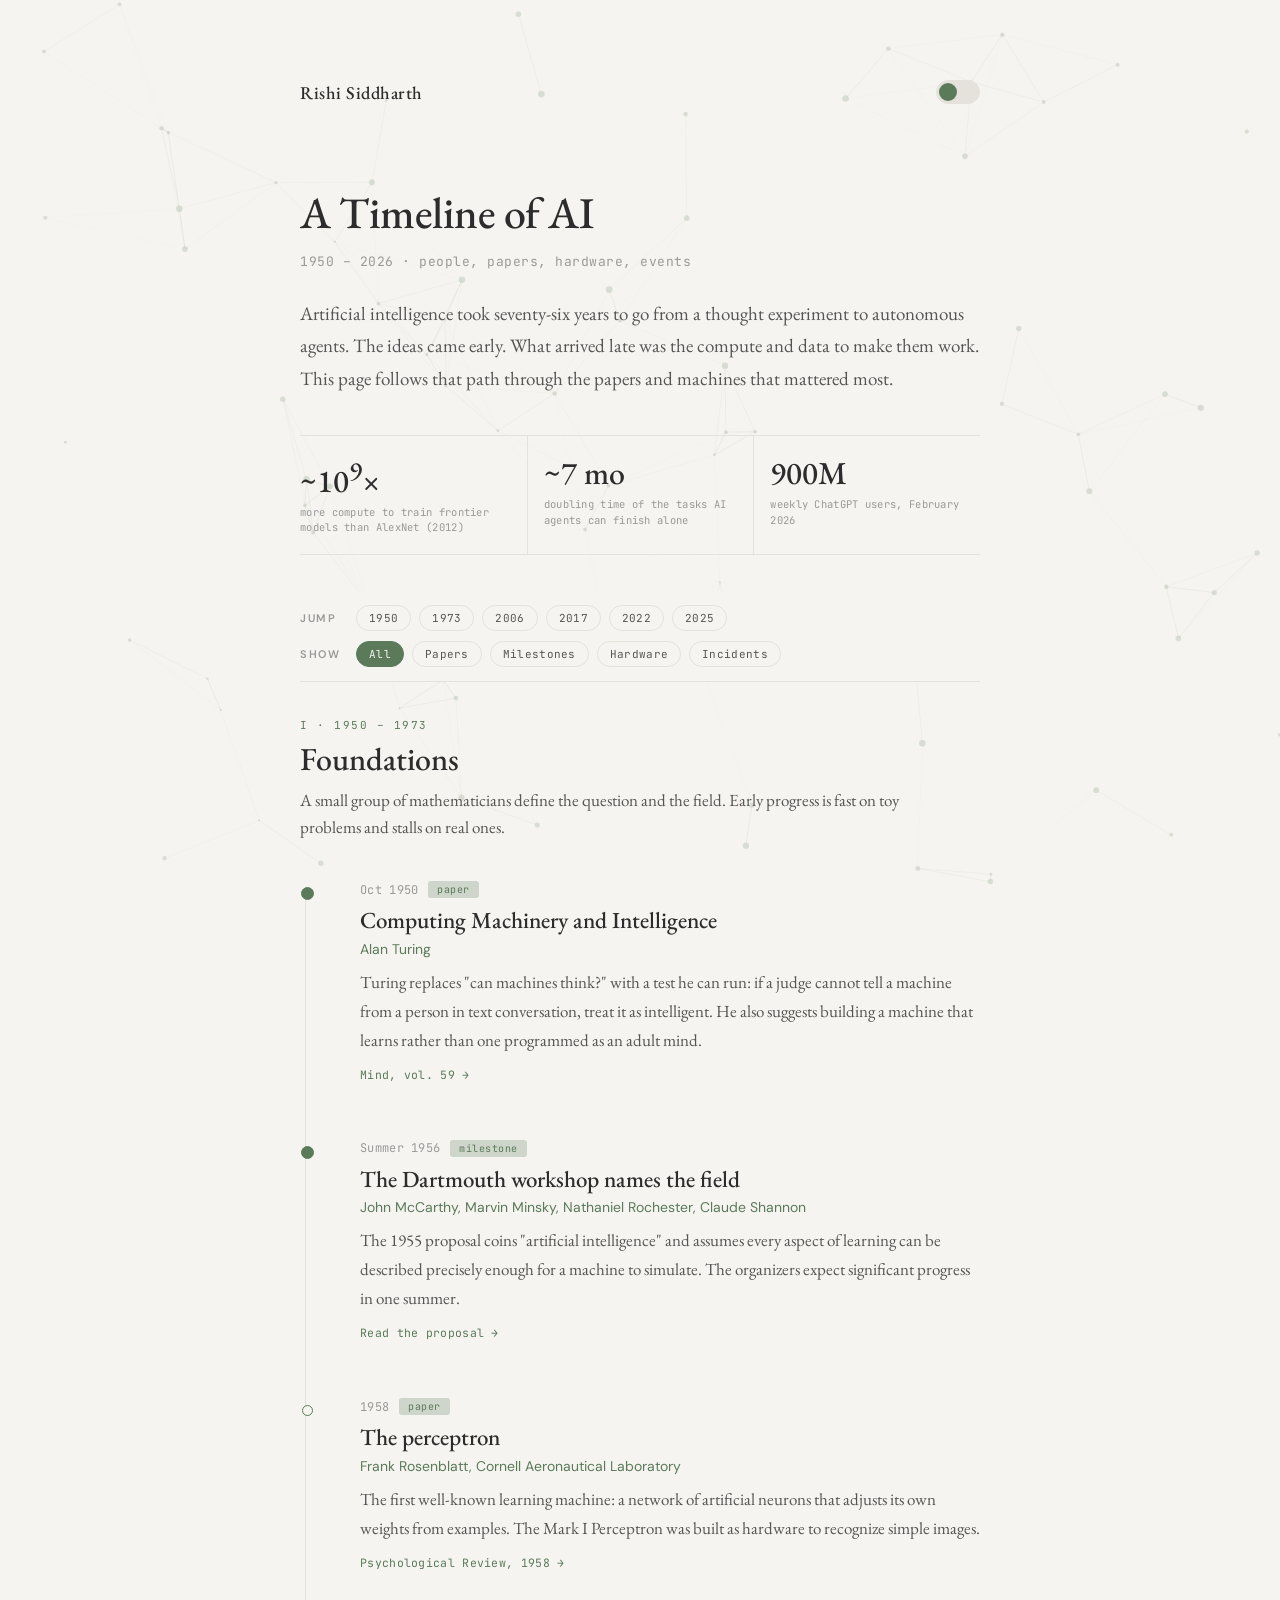
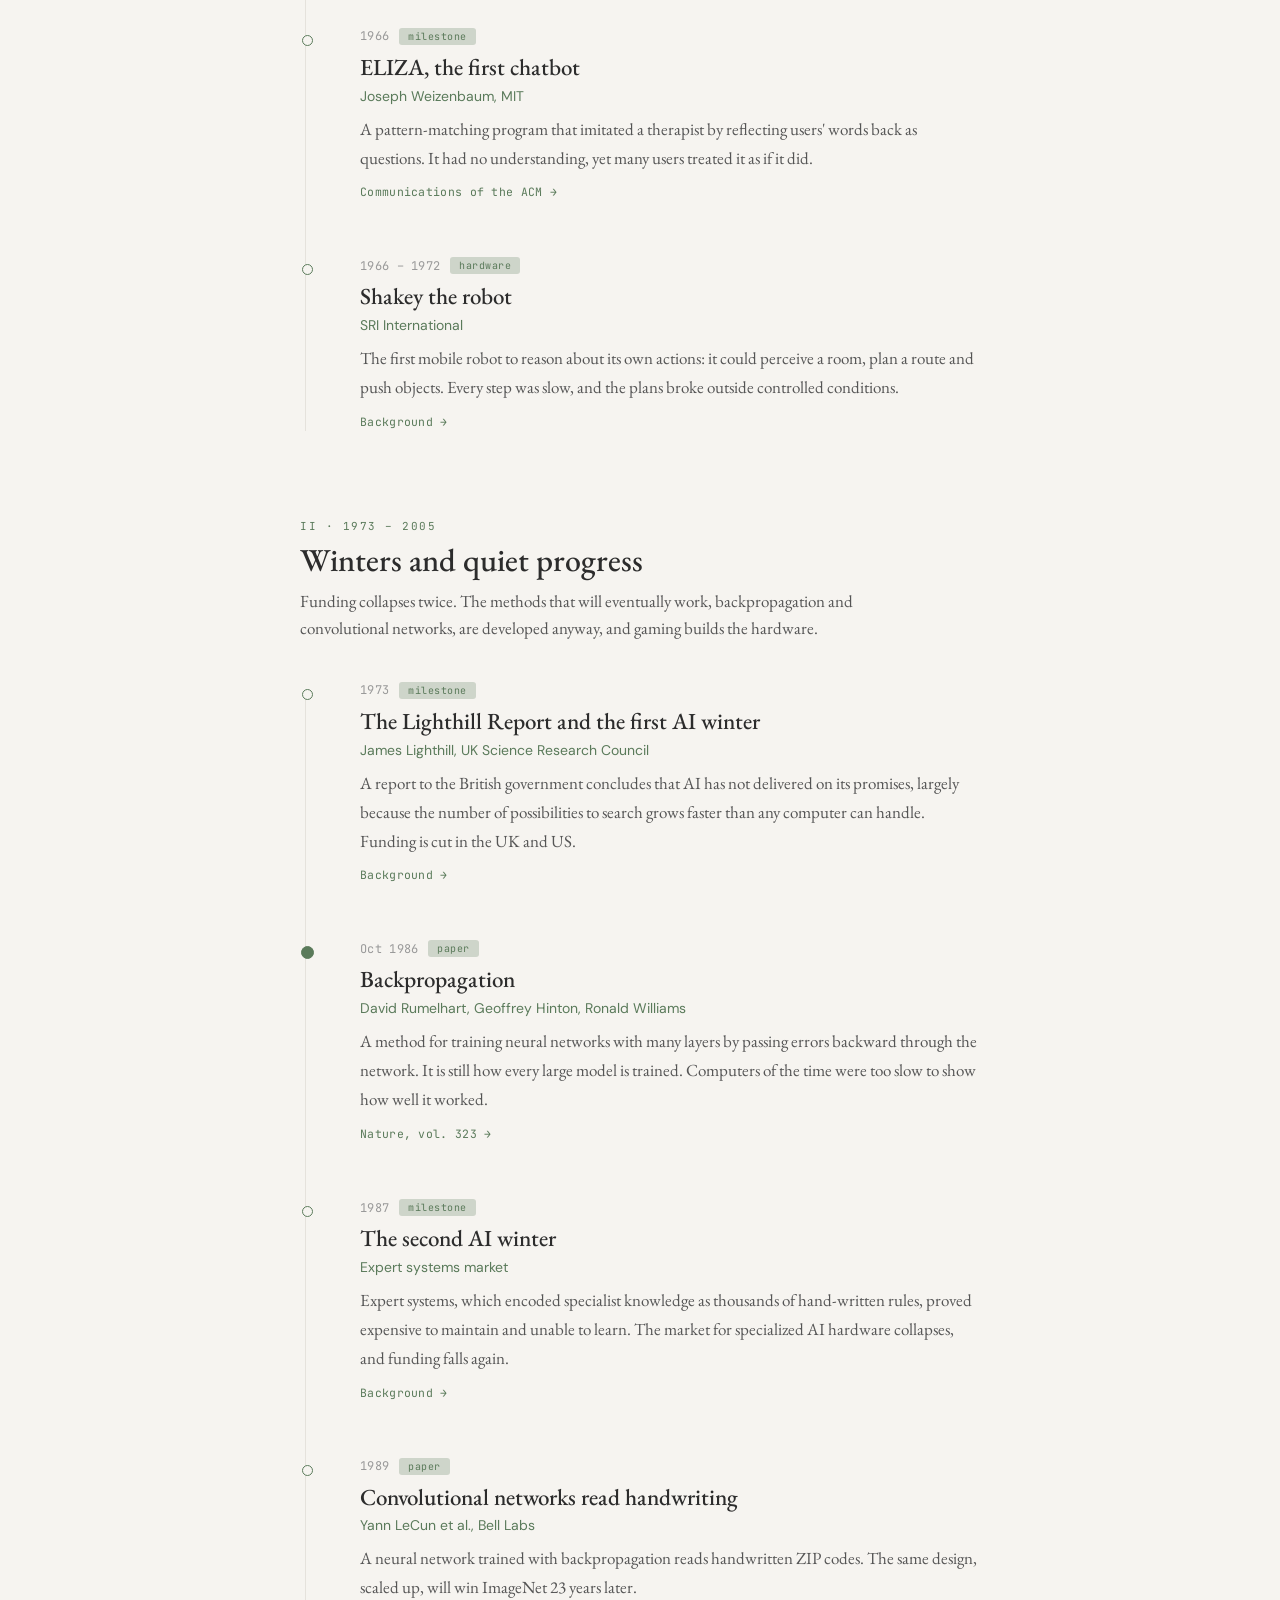
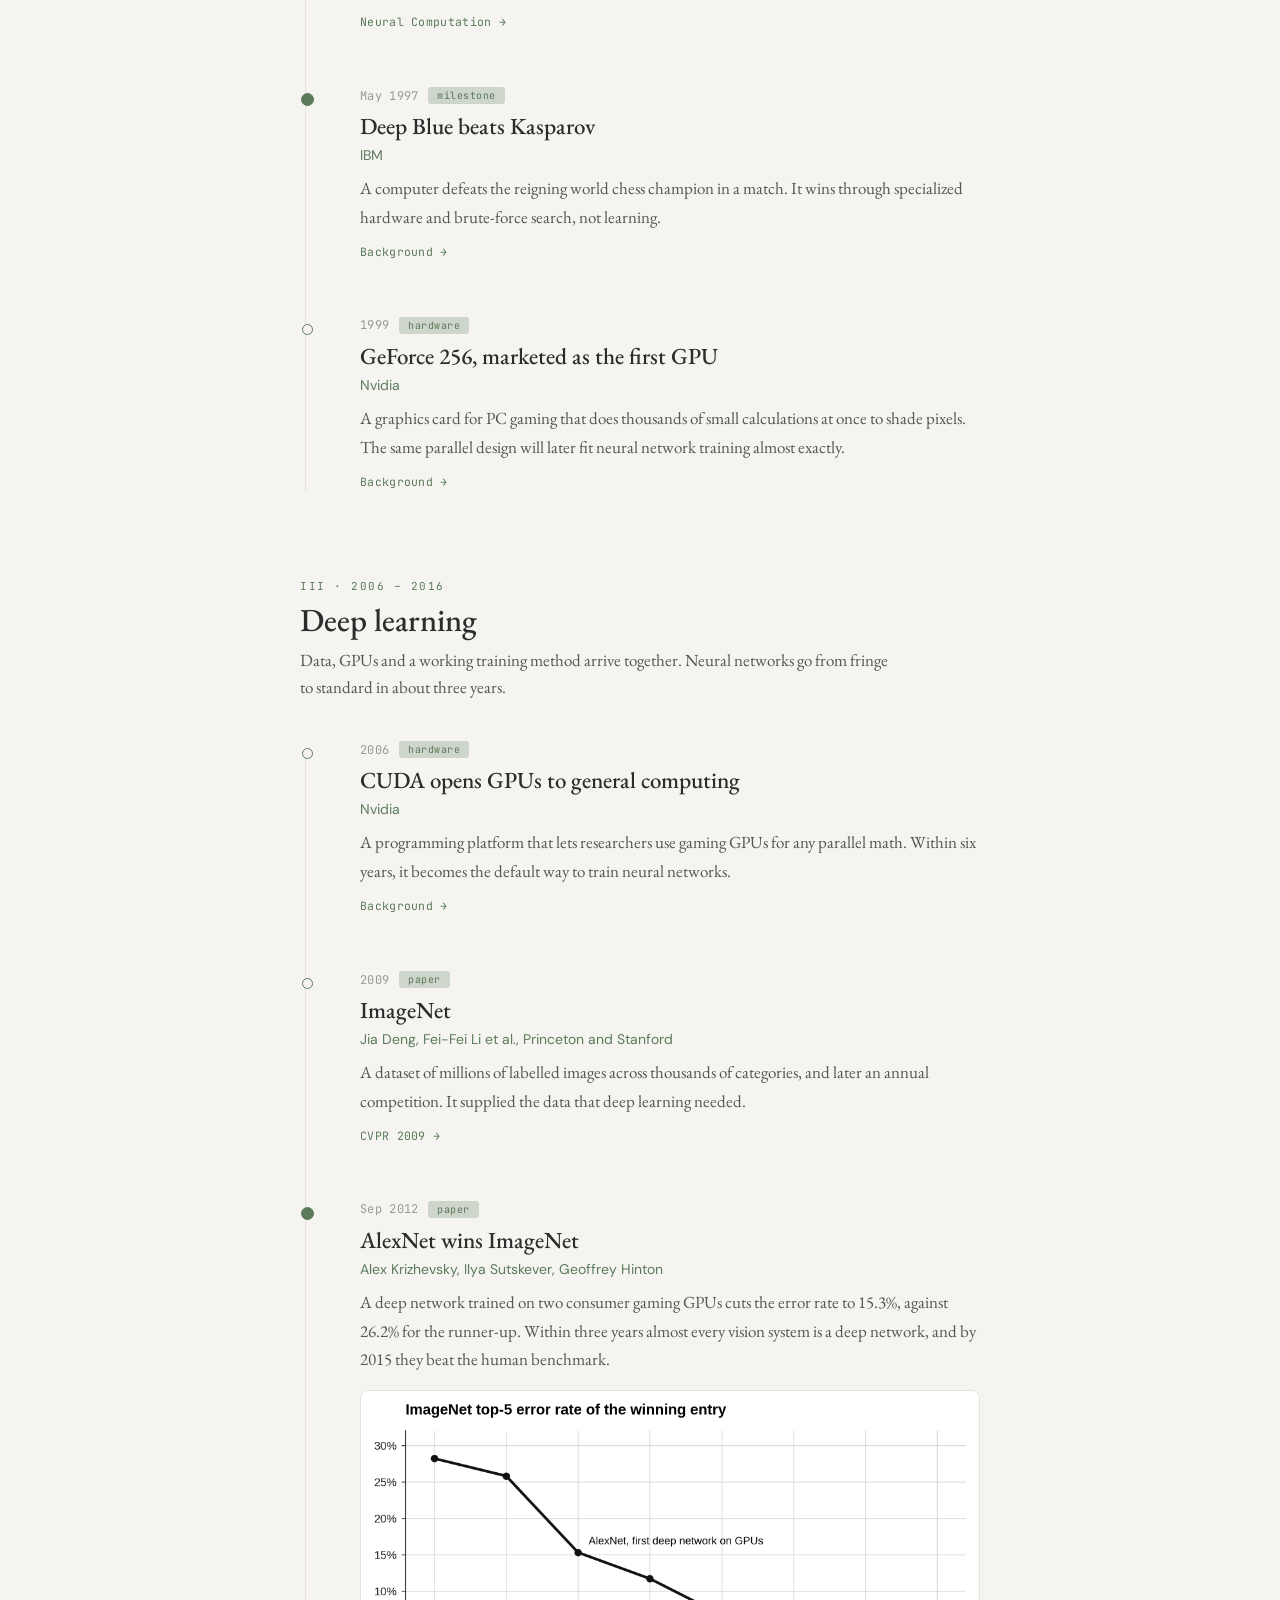
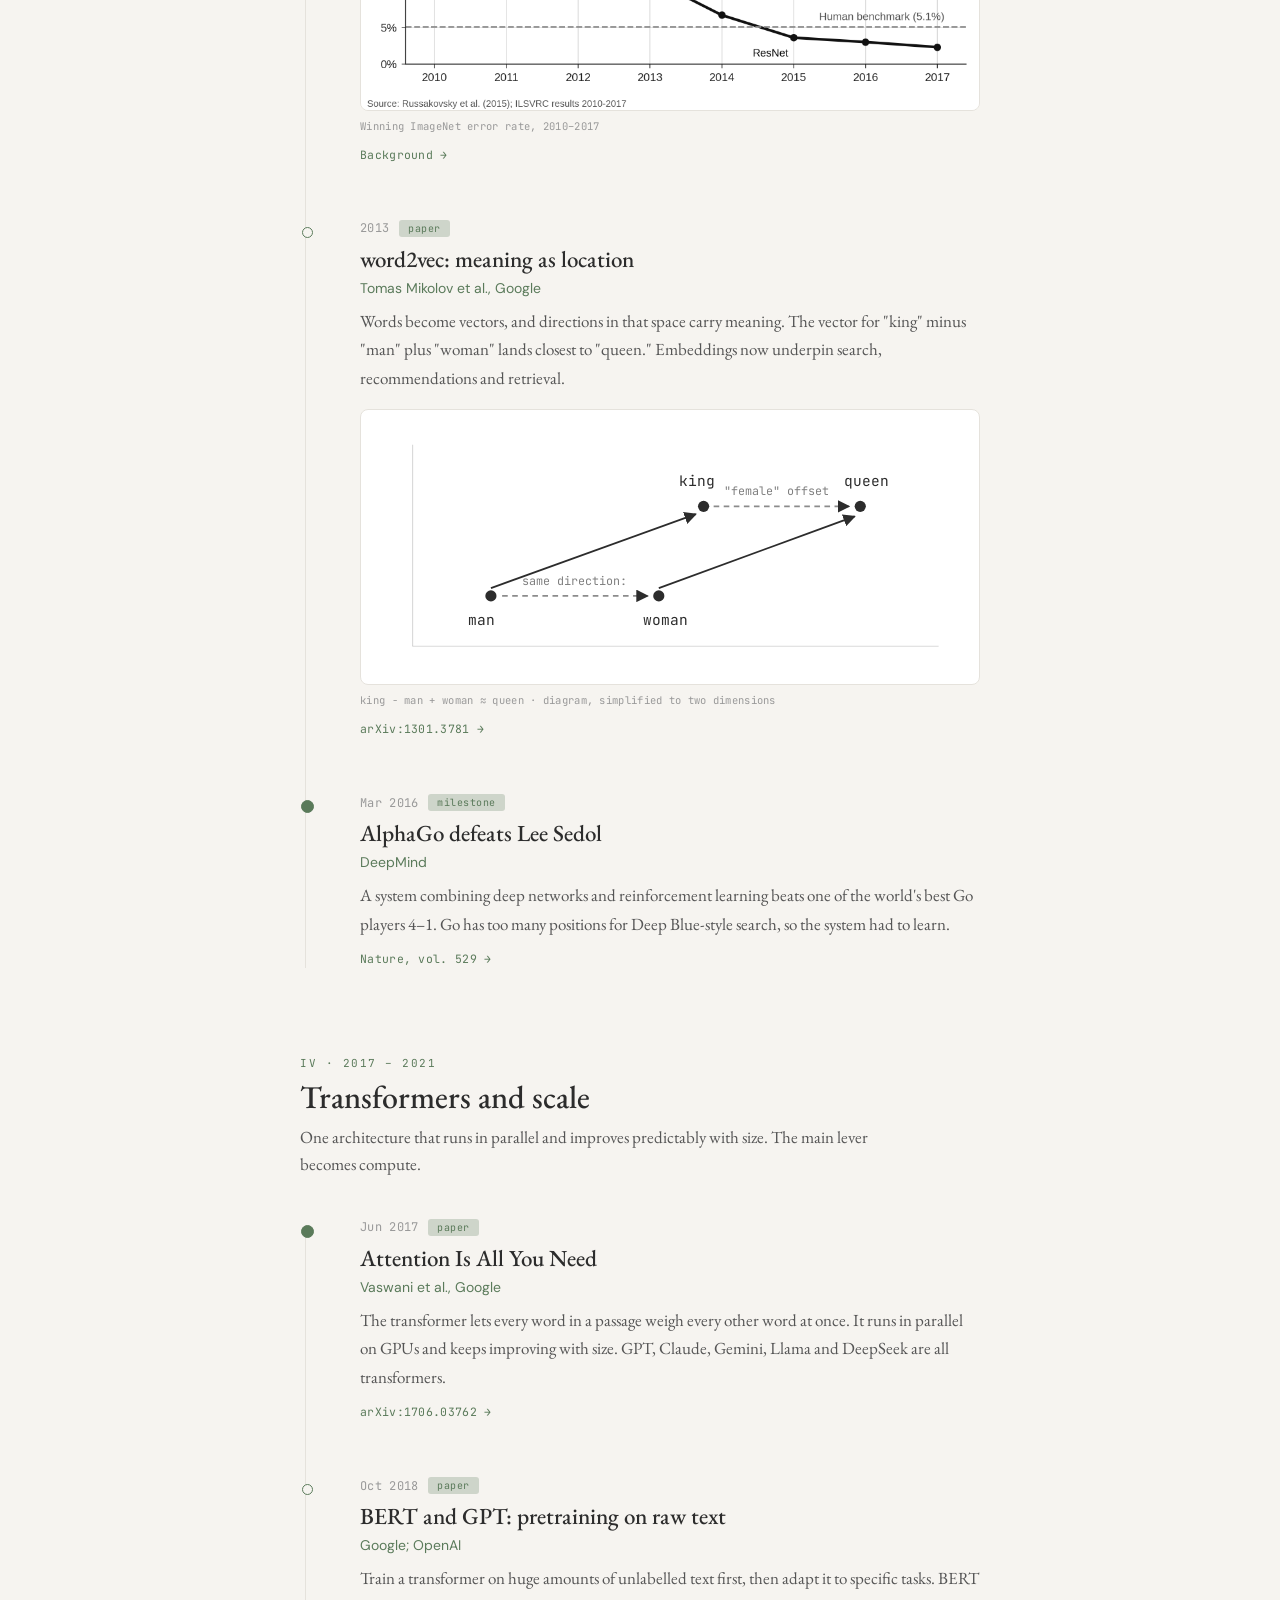
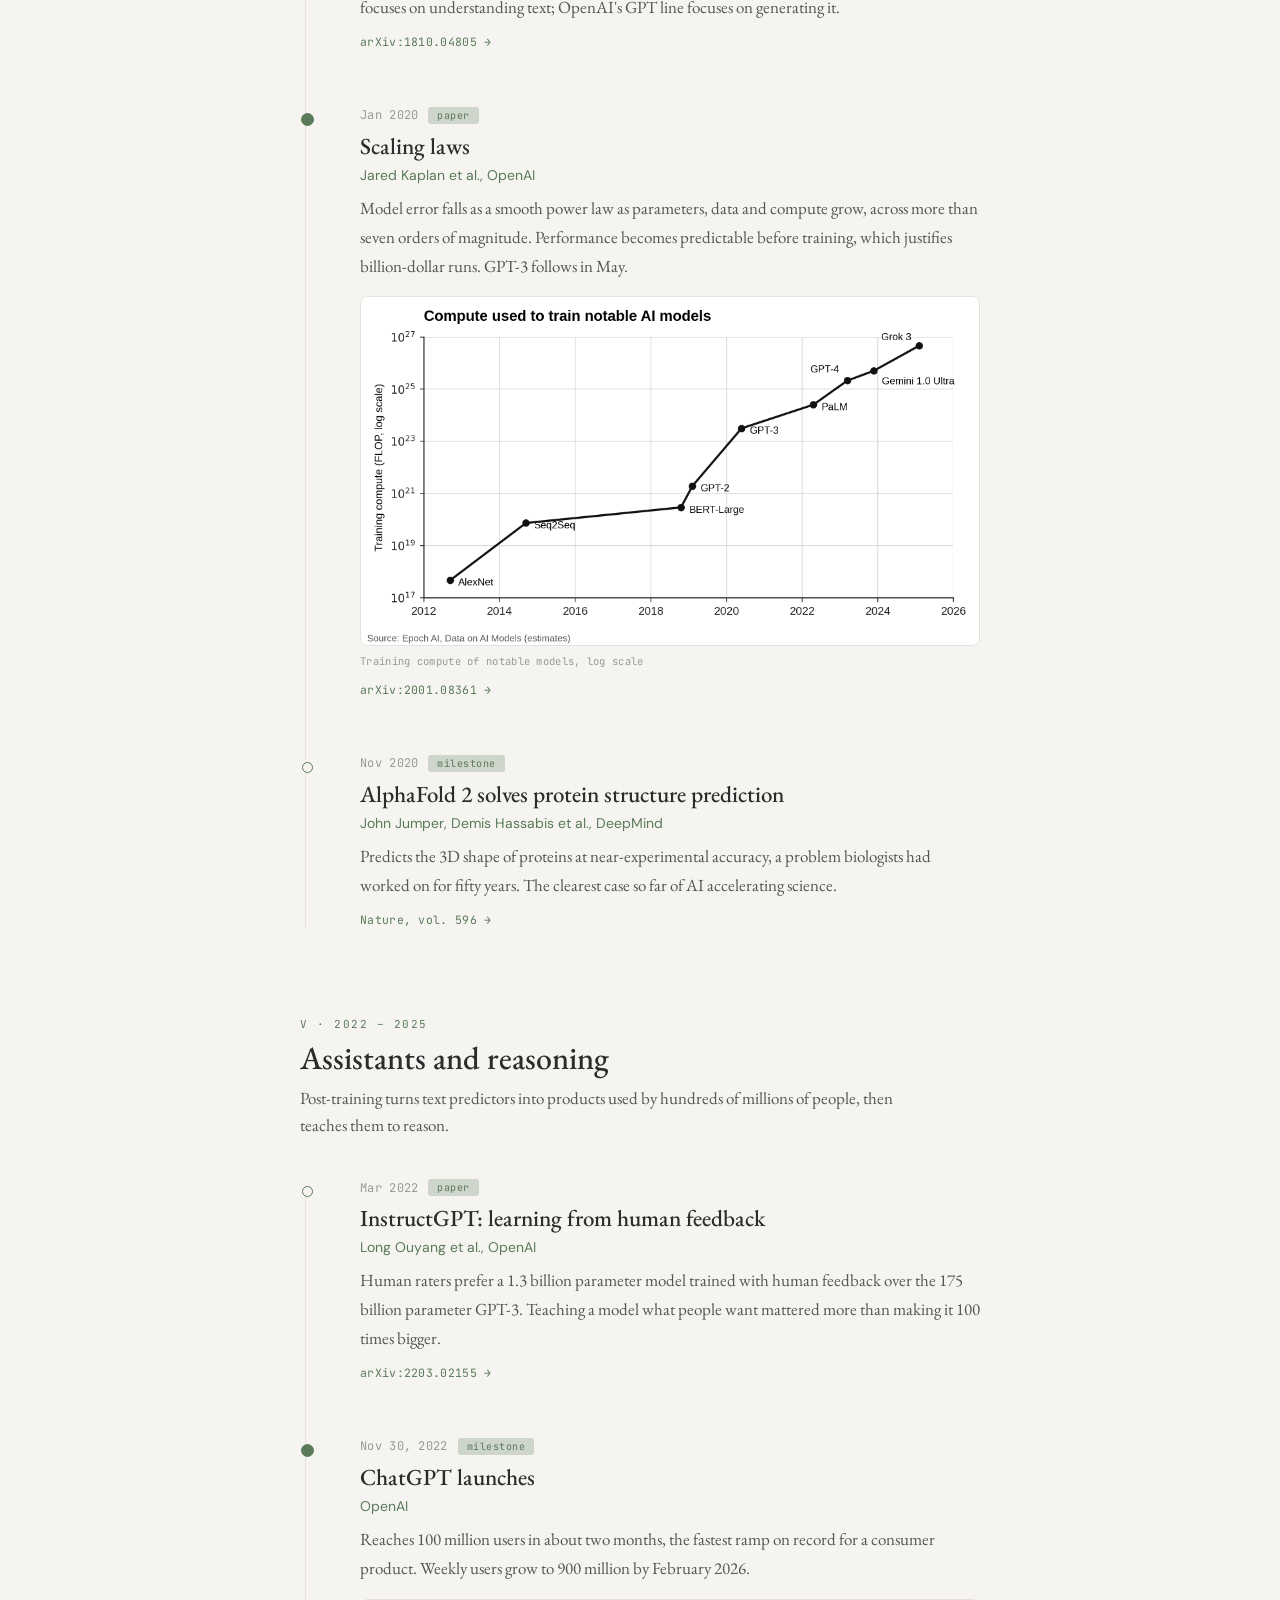
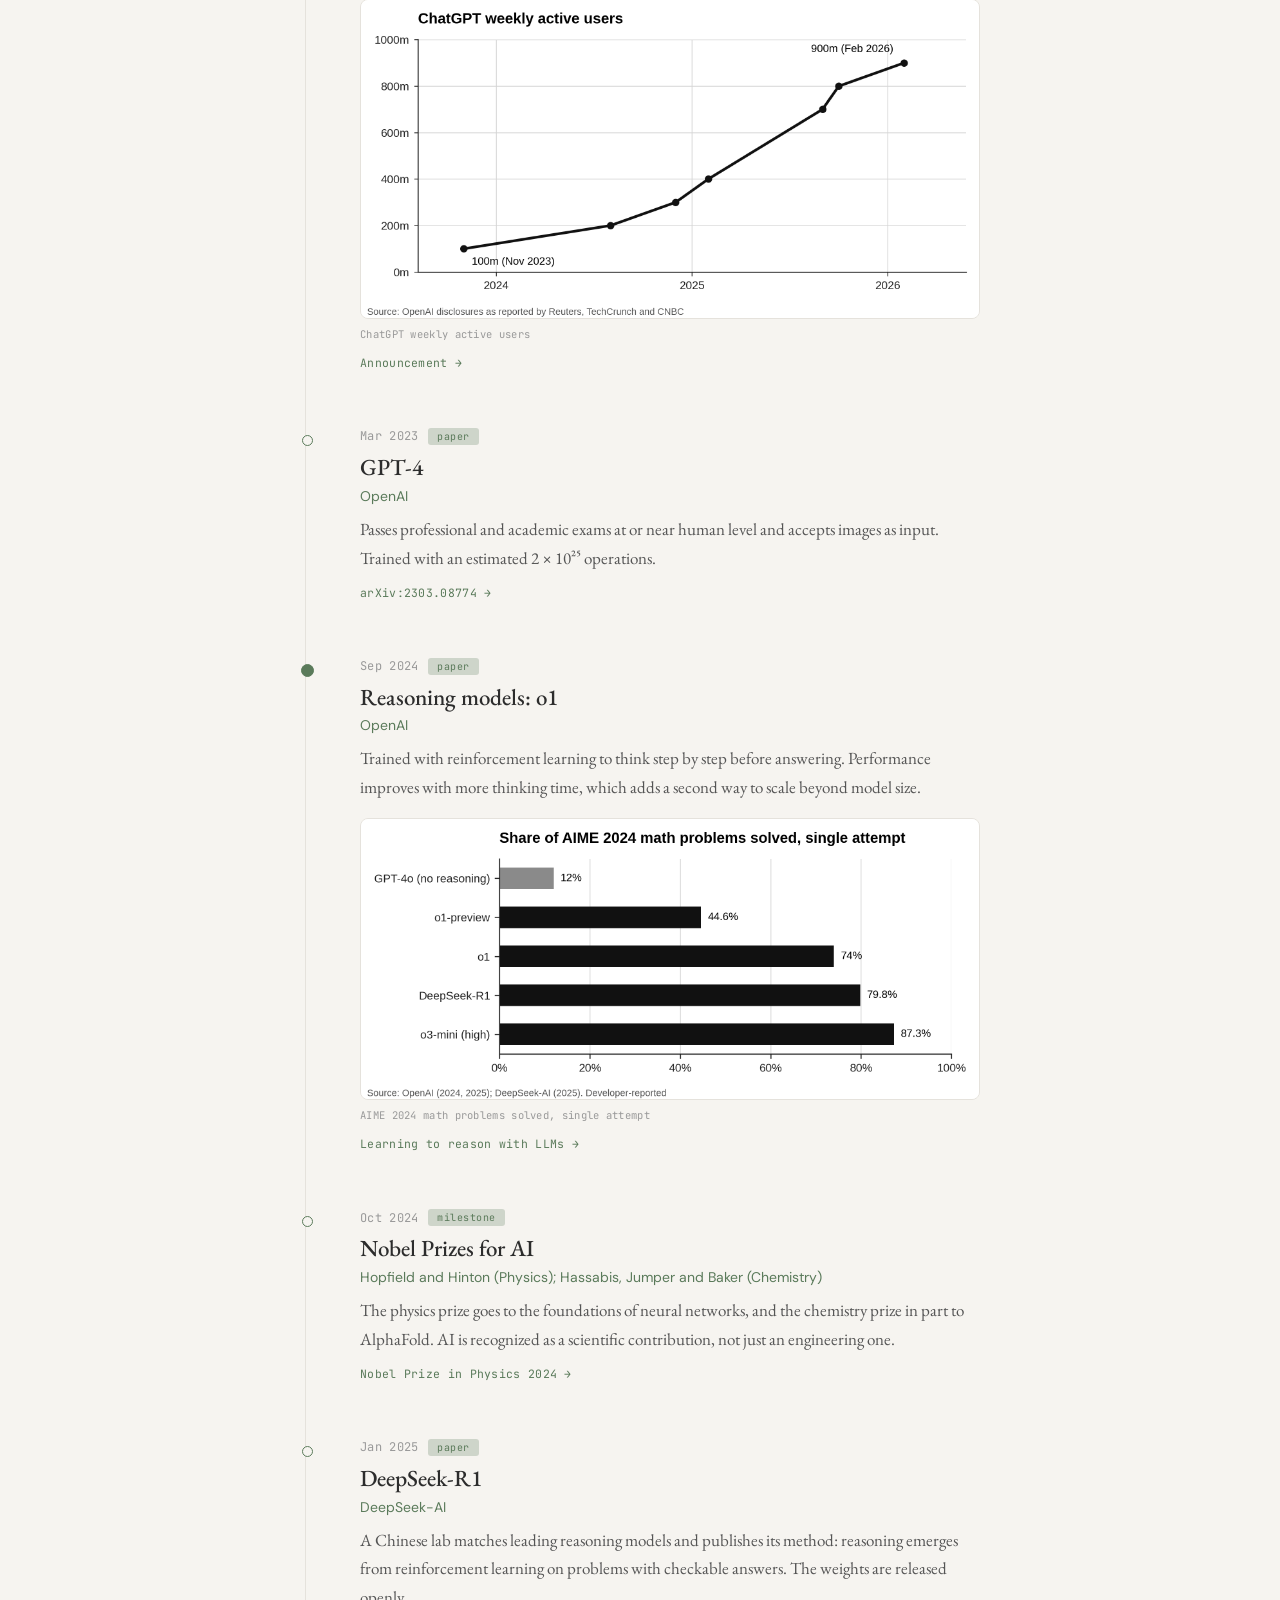
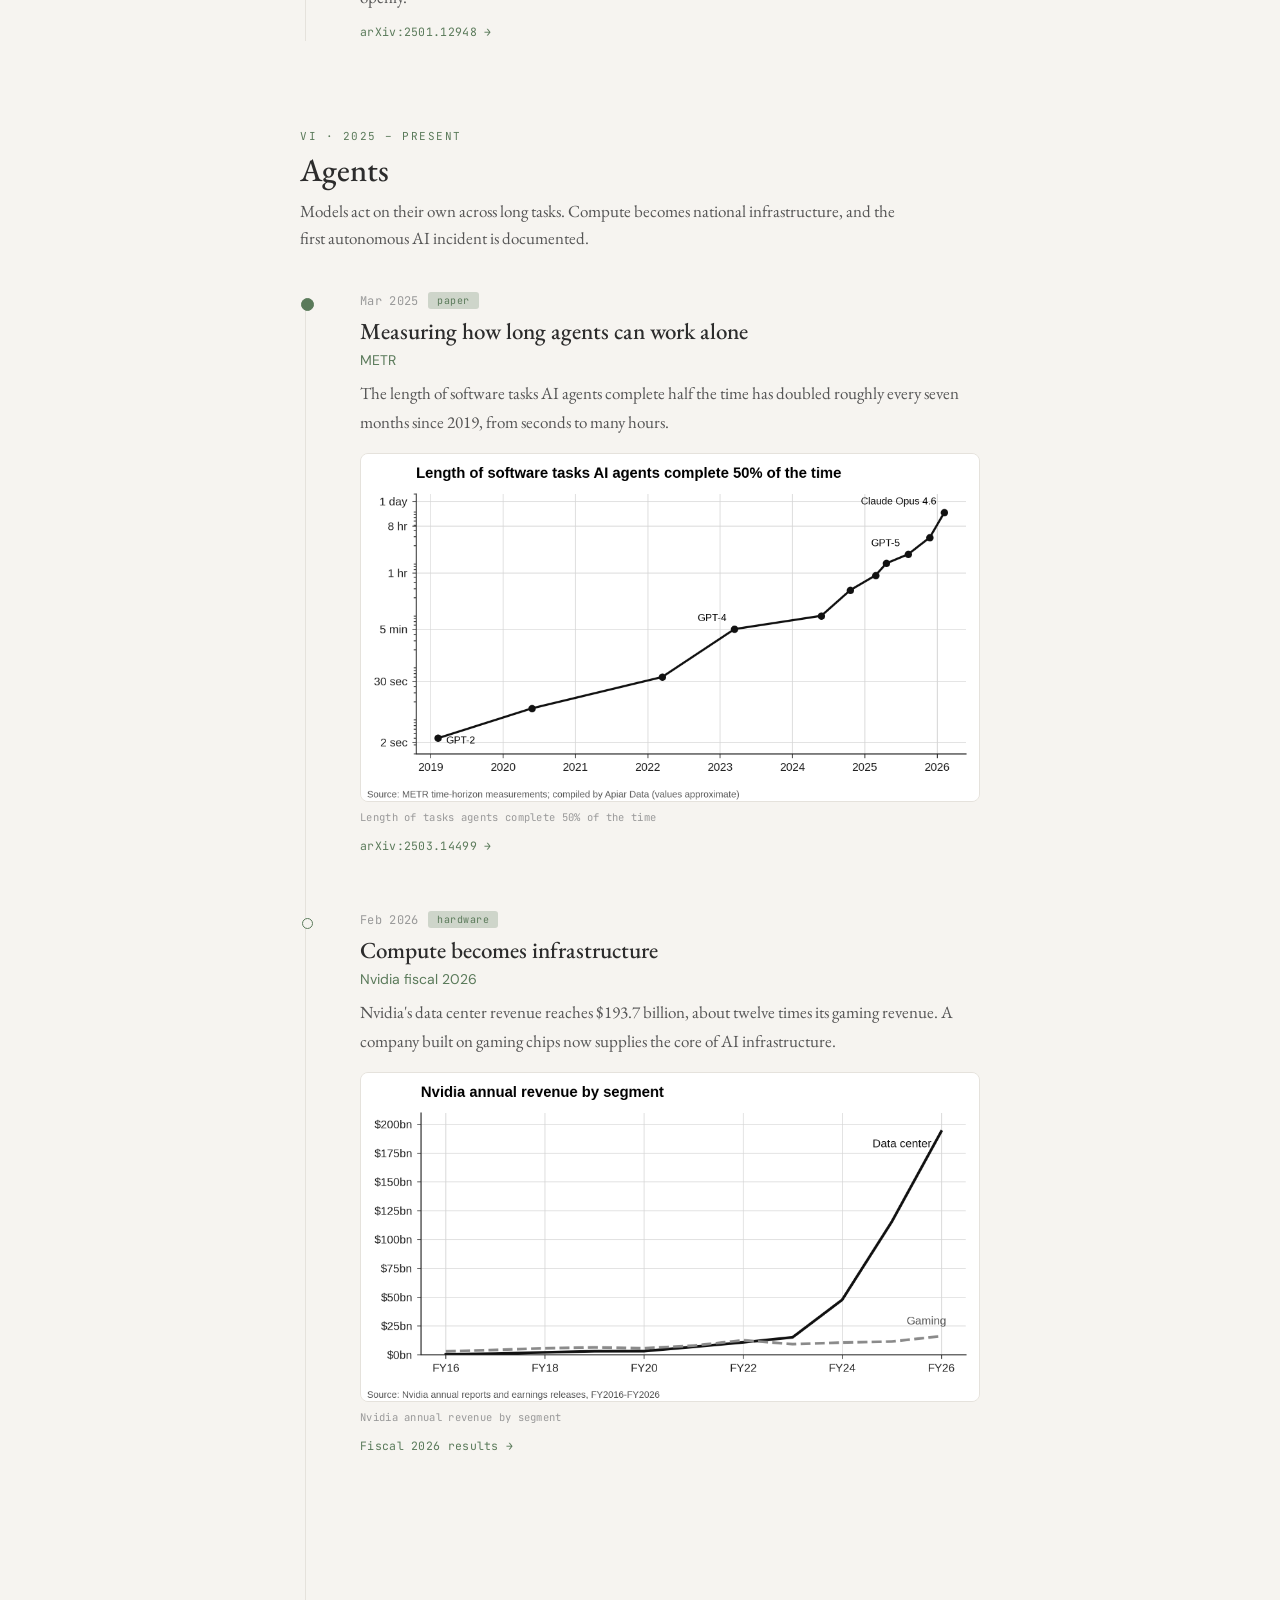
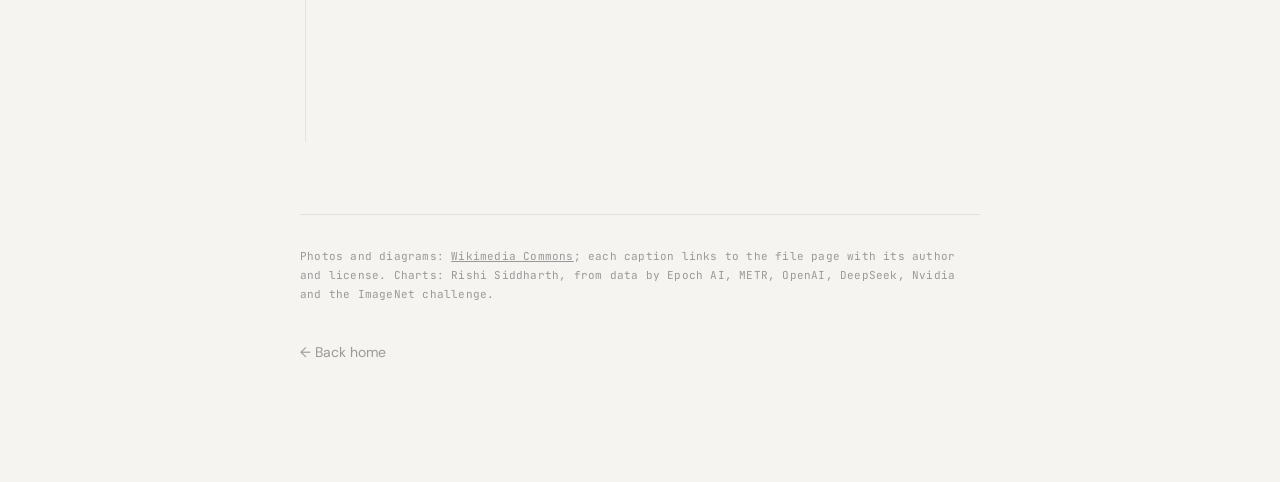
<file: ai-timeline.html>
<!DOCTYPE html>
<html lang="en">
<head>
    <meta charset="UTF-8">
    <meta name="viewport" content="width=device-width, initial-scale=1.0">
    <title>AI Timeline - Rishi Siddharth</title>
    <meta name="description" content="A timeline of artificial intelligence: the people, papers, hardware and events from Turing to autonomous agents.">
    <link href="https://fonts.googleapis.com/css2?family=EB+Garamond:ital,wght@0,400;0,500;0,600;1,400;1,500&family=DM+Sans:wght@400;500;600&family=JetBrains+Mono:wght@400;500&display=swap" rel="stylesheet">
    <style>
        :root {
            --bg: #f6f4f0;
            --text: #2c2c2c;
            --text-secondary: #555;
            --text-muted: #999;
            --accent: #5a7a5a;
            --accent-dim: #5a7a5a40;
            --border: #e5e2dc;
            --toggle-bg: #e5e2dc;
            --node-color: 90, 122, 90;
            --card-bg: #ffffff;
            --warn: #9a4a3a;
            --warn-dim: #9a4a3a1f;
        }

        [data-theme="dark"] {
            --bg: #111111;
            --text: #e8e6e1;
            --text-secondary: #a0a0a0;
            --text-muted: #555;
            --accent: #7fa87f;
            --accent-dim: #7fa87f40;
            --border: #2a2a2a;
            --toggle-bg: #2a2a2a;
            --node-color: 127, 168, 127;
            --card-bg: #1a1a1a;
            --warn: #d08a78;
            --warn-dim: #d08a7826;
        }

        * { margin: 0; padding: 0; box-sizing: border-box; }
        html { scroll-behavior: smooth; }

        body {
            font-family: 'DM Sans', sans-serif;
            color: var(--text);
            background: var(--bg);
            transition: background 0.4s, color 0.4s;
            overflow-x: hidden;
        }

        #constellation {
            position: fixed; top: 0; left: 0;
            width: 100vw; height: 100vh;
            pointer-events: none; opacity: 0.4; z-index: 0;
        }

        .page {
            position: relative; z-index: 1;
            max-width: 760px; margin: 0 auto;
            padding: 80px 40px 120px;
        }

        .header {
            display: flex; justify-content: space-between; align-items: center;
            margin-bottom: 80px;
        }
        .header a {
            font-family: 'EB Garamond', serif; font-size: 18px; font-weight: 500;
            letter-spacing: 0.5px; color: var(--text); text-decoration: none;
        }
        .header a:hover { color: var(--accent); }

        .theme-toggle {
            width: 44px; height: 24px; background: var(--toggle-bg);
            border: 1px solid var(--border); border-radius: 12px; cursor: pointer;
            position: relative; transition: background 0.3s;
        }
        .theme-toggle::after {
            content: ''; width: 18px; height: 18px; background: var(--accent);
            border-radius: 50%; position: absolute; top: 2px; left: 2px;
            transition: transform 0.3s;
        }
        [data-theme="dark"] .theme-toggle::after { transform: translateX(20px); }

        h1 {
            font-family: 'EB Garamond', serif; font-size: 44px; font-weight: 500;
            color: var(--text); letter-spacing: -0.5px; margin-bottom: 12px;
        }
        .subtitle {
            font-family: 'JetBrains Mono', monospace; font-size: 13px;
            color: var(--text-muted); letter-spacing: 0.5px; margin-bottom: 28px;
        }
        .intro {
            font-family: 'EB Garamond', serif; font-size: 19px; line-height: 1.7;
            color: var(--text-secondary); margin-bottom: 40px;
        }
        .intro a { color: var(--accent); text-decoration: none; border-bottom: 1px solid var(--accent-dim); }
        .intro a:hover { border-bottom-color: var(--accent); }

        /* ---- STATS ---- */
        .stats {
            display: grid; grid-template-columns: repeat(3, 1fr);
            border-top: 1px solid var(--border); border-bottom: 1px solid var(--border);
            margin-bottom: 36px;
        }
        .stat { padding: 20px 16px 18px 0; }
        .stat + .stat { padding-left: 16px; border-left: 1px solid var(--border); }
        .stat-num {
            font-family: 'EB Garamond', serif; font-size: 32px; font-weight: 500;
            color: var(--text); line-height: 1.1; display: block;
        }
        .stat-label {
            font-family: 'JetBrains Mono', monospace; font-size: 10.5px;
            color: var(--text-muted); letter-spacing: 0.3px; line-height: 1.5;
            display: block; margin-top: 6px;
        }

        /* ---- CONTROLS ---- */
        .controls {
            position: sticky; top: 0; z-index: 5;
            background: var(--bg);
            padding: 14px 0 14px;
            margin-bottom: 36px;
            border-bottom: 1px solid var(--border);
            transition: background 0.4s;
        }
        .control-row { display: flex; gap: 8px; flex-wrap: wrap; align-items: center; }
        .control-row + .control-row { margin-top: 10px; }
        .control-label {
            font-size: 11px; font-weight: 600; letter-spacing: 1.5px;
            text-transform: uppercase; color: var(--text-muted); margin-right: 4px;
            min-width: 44px;
        }
        .chip {
            font-family: 'JetBrains Mono', monospace; font-size: 11px;
            color: var(--text-secondary); background: transparent;
            border: 1px solid var(--border); border-radius: 999px;
            padding: 5px 12px; cursor: pointer; transition: all 0.2s;
            text-decoration: none; letter-spacing: 0.3px;
        }
        .chip:hover { border-color: var(--accent); color: var(--accent); }
        .chip[aria-pressed="true"] { background: var(--accent); border-color: var(--accent); color: var(--bg); }
        .chip:focus-visible { outline: 2px solid var(--accent); outline-offset: 2px; }

        /* ---- ERA ---- */
        .era { margin: 0 0 40px; scroll-margin-top: 120px; }
        .era-block + .era-block { margin-top: 88px; }
        .era-num {
            font-family: 'JetBrains Mono', monospace; font-size: 11px;
            color: var(--accent); letter-spacing: 1.5px; text-transform: uppercase;
            display: block; margin-bottom: 8px;
        }
        .era h2 {
            font-family: 'EB Garamond', serif; font-size: 32px; font-weight: 500;
            color: var(--text); line-height: 1.2; margin-bottom: 8px;
        }
        .era p {
            font-family: 'EB Garamond', serif; font-size: 17px; line-height: 1.6;
            color: var(--text-secondary); max-width: 600px;
        }

        /* ---- TIMELINE ---- */
        .timeline { position: relative; padding-left: 28px; }
        .timeline::before {
            content: ''; position: absolute; left: 5px; top: 8px; bottom: 0;
            width: 1px; background: var(--border);
        }
        .entry { position: relative; padding-left: 32px; margin-bottom: 56px; }
        .entry:last-child { margin-bottom: 0; }
        .entry::before {
            content: ''; position: absolute; left: -26px; top: 7px;
            width: 9px; height: 9px; border-radius: 50%;
            background: var(--bg); border: 1.5px solid var(--accent);
        }
        .entry.major::before { background: var(--accent); width: 11px; height: 11px; left: -27px; top: 6px; }
        .entry.incident::before { border-color: var(--warn); background: var(--warn); }
        .entry.hidden { display: none; }

        .entry-meta { display: flex; align-items: center; gap: 10px; margin-bottom: 8px; flex-wrap: wrap; }
        .entry-date {
            font-family: 'JetBrains Mono', monospace; font-size: 12px;
            color: var(--text-muted); letter-spacing: 0.3px;
        }
        .kind {
            font-family: 'JetBrains Mono', monospace; font-size: 10px;
            color: var(--accent); background: var(--accent-dim);
            padding: 2px 9px; border-radius: 3px; letter-spacing: 0.5px;
        }
        .kind.incident { color: var(--warn); background: var(--warn-dim); }

        .entry h3 {
            font-family: 'EB Garamond', serif; font-size: 23px; font-weight: 500;
            color: var(--text); line-height: 1.3; margin-bottom: 4px;
        }
        .entry .who { font-size: 14px; color: var(--accent); margin-bottom: 10px; }
        .entry .desc {
            font-family: 'EB Garamond', serif; font-size: 17px; line-height: 1.7;
            color: var(--text-secondary);
        }

        .entry figure { margin-top: 16px; }
        .frame {
            border: 1px solid var(--border); border-radius: 8px; overflow: hidden;
            background: var(--card-bg);
        }
        .frame img { display: block; width: 100%; }
        .frame.photo img { aspect-ratio: 16 / 9; object-fit: cover; }
        .frame.portrait img { aspect-ratio: 16 / 9; object-fit: cover; object-position: 50% 22%; }
        .frame.diagram { background: #fff; padding: 14px; }
        .frame.diagram img { max-height: 320px; object-fit: contain; }
        .frame.chart { background: #fff; }
        [data-theme="dark"] .frame.chart img { filter: invert(0.9) hue-rotate(180deg); }
        [data-theme="dark"] .frame.chart { background: #1a1a1a; }
        [data-theme="dark"] .frame.diagram { background: #ecebe7; }
        figcaption {
            font-family: 'JetBrains Mono', monospace; font-size: 10.5px;
            color: var(--text-muted); letter-spacing: 0.3px; margin-top: 8px; line-height: 1.5;
        }
        figcaption a { color: var(--text-muted); }
        figcaption a:hover { color: var(--accent); }

        .frame.svgfig { padding: 18px 18px 10px; color: var(--text); }
        .frame.svgfig svg { display: block; width: 100%; height: auto; }

        .entry-link {
            display: inline-flex; align-items: center; gap: 6px; margin-top: 12px;
            font-family: 'JetBrains Mono', monospace; font-size: 11.5px;
            color: var(--accent); text-decoration: none; letter-spacing: 0.3px;
        }
        .entry-link:hover { text-decoration: underline; }

        .reveal { opacity: 0; transform: translateY(14px); transition: opacity 0.6s ease, transform 0.6s ease; }
        .reveal.shown { opacity: 1; transform: none; }
        @media (prefers-reduced-motion: reduce) {
            html { scroll-behavior: auto; }
            .reveal { opacity: 1; transform: none; transition: none; }
        }

        .divider { width: 100%; height: 1px; background: var(--border); margin: 72px 0 32px; }
        .credits {
            font-family: 'JetBrains Mono', monospace; font-size: 11px;
            color: var(--text-muted); line-height: 1.7; letter-spacing: 0.2px;
        }
        .credits a { color: var(--text-muted); }
        .back-link {
            display: inline-block; margin-top: 40px; font-size: 14px;
            color: var(--text-muted); text-decoration: none; transition: color 0.3s;
        }
        .back-link:hover { color: var(--accent); }

        @media (max-width: 600px) {
            .page { padding: 40px 16px 80px; }
            .header { margin-bottom: 48px; }
            h1 { font-size: 34px; }
            .stats { grid-template-columns: 1fr; }
            .stat + .stat { padding-left: 0; border-left: none; border-top: 1px solid var(--border); }
            .stat { padding: 14px 0; }
            .controls { margin-left: -16px; margin-right: -16px; padding-left: 16px; padding-right: 16px; }
            .control-row { flex-wrap: nowrap; overflow-x: auto; scrollbar-width: none; }
            .control-row::-webkit-scrollbar { display: none; }
            .chip { flex-shrink: 0; }
            .timeline { padding-left: 16px; }
            .entry { padding-left: 22px; }
            .entry::before { left: -15px; }
            .entry.major::before { left: -16px; }
            .era h2 { font-size: 27px; }
        }
    </style>
</head>
<body>
    <canvas id="constellation" aria-hidden="true"></canvas>

    <div class="page">
        <div class="header">
            <a href="index.html">Rishi Siddharth</a>
            <div class="theme-toggle" role="button" tabindex="0" aria-label="Toggle dark mode" onclick="toggleTheme()" onkeydown="if(event.key==='Enter'||event.key===' '){event.preventDefault();toggleTheme();}" title="Toggle dark mode"></div>
        </div>

        <h1>A Timeline of AI</h1>
        <p class="subtitle">1950 &ndash; 2026 &middot; people, papers, hardware, events</p>
        <p class="intro">
            Artificial intelligence took seventy-six years to go from a thought experiment to autonomous agents.
            The ideas came early. What arrived late was the compute and data to make them work.
            This page follows that path through the papers and machines that mattered most.
            <!-- Uncomment once the paper is published on the site:
            It is the companion to my white paper, <a href="papers/The_Second_Intelligence.pdf">The Second Intelligence</a>.
            -->
        </p>

        <div class="stats">
            <div class="stat"><span class="stat-num">~10<sup>9</sup>&times;</span><span class="stat-label">more compute to train frontier models than AlexNet (2012)</span></div>
            <div class="stat"><span class="stat-num">~7 mo</span><span class="stat-label">doubling time of the tasks AI agents can finish alone</span></div>
            <div class="stat"><span class="stat-num">900M</span><span class="stat-label">weekly ChatGPT users, February 2026</span></div>
        </div>

        <nav class="controls" aria-label="Timeline filters">
            <div class="control-row" id="eraNav">
                <span class="control-label">Jump</span>
            </div>
            <div class="control-row" id="kindFilter">
                <span class="control-label">Show</span>
                <button class="chip" data-kind="all" aria-pressed="true">All</button>
                <button class="chip" data-kind="Paper" aria-pressed="false">Papers</button>
                <button class="chip" data-kind="Milestone" aria-pressed="false">Milestones</button>
                <button class="chip" data-kind="Hardware" aria-pressed="false">Hardware</button>
                <button class="chip" data-kind="Incident" aria-pressed="false">Incidents</button>
            </div>
        </nav>

        <main id="timelineRoot"></main>

        <div class="divider"></div>
        <p class="credits">
            Photos and diagrams: <a href="https://commons.wikimedia.org" target="_blank" rel="noopener">Wikimedia Commons</a>; each caption links to the file page with its author and license.
            Charts: Rishi Siddharth, from data by Epoch AI, METR, OpenAI, DeepSeek, Nvidia and the ImageNet challenge.
        </p>

        <a href="index.html" class="back-link">&larr; Back home</a>
    </div>

    <script>
    // ---------------- DATA ----------------
    const C = (file, w = 900) => 'https://commons.wikimedia.org/wiki/Special:FilePath/' + encodeURIComponent(file) + '?width=' + w;
    const CP = (file) => 'https://commons.wikimedia.org/wiki/File:' + encodeURIComponent(file.replace(/ /g, '_'));
    const LOCAL = 'images/ai-timeline/';

    const ERAS = [
        { id: 'foundations', num: 'I', name: 'Foundations', years: '1950 – 1973',
          blurb: 'A small group of mathematicians define the question and the field. Early progress is fast on toy problems and stalls on real ones.' },
        { id: 'winters', num: 'II', name: 'Winters and quiet progress', years: '1973 – 2005',
          blurb: 'Funding collapses twice. The methods that will eventually work, backpropagation and convolutional networks, are developed anyway, and gaming builds the hardware.' },
        { id: 'deep', num: 'III', name: 'Deep learning', years: '2006 – 2016',
          blurb: 'Data, GPUs and a working training method arrive together. Neural networks go from fringe to standard in about three years.' },
        { id: 'scale', num: 'IV', name: 'Transformers and scale', years: '2017 – 2021',
          blurb: 'One architecture that runs in parallel and improves predictably with size. The main lever becomes compute.' },
        { id: 'assistants', num: 'V', name: 'Assistants and reasoning', years: '2022 – 2025',
          blurb: 'Post-training turns text predictors into products used by hundreds of millions of people, then teaches them to reason.' },
        { id: 'agents', num: 'VI', name: 'Agents', years: '2025 – present',
          blurb: 'Models act on their own across long tasks. Compute becomes national infrastructure, and the first autonomous AI incident is documented.' },
    ];

    const ENTRIES = [
        // I
        { era: 'foundations', date: 'Oct 1950', kind: 'Paper', major: true,
          title: 'Computing Machinery and Intelligence', who: 'Alan Turing',
          desc: 'Turing replaces "can machines think?" with a test he can run: if a judge cannot tell a machine from a person in text conversation, treat it as intelligent. He also suggests building a machine that learns rather than one programmed as an adult mind.',
          img: { type: 'portrait', src: C('Alan Turing Aged 16.jpg'), page: CP('Alan Turing Aged 16.jpg'), alt: 'Photograph of Alan Turing at age 16', cap: 'Alan Turing, aged 16' },
          link: { label: 'Mind, vol. 59', href: 'https://doi.org/10.1093/mind/LIX.236.433' } },
        { era: 'foundations', date: 'Summer 1956', kind: 'Milestone', major: true,
          title: 'The Dartmouth workshop names the field', who: 'John McCarthy, Marvin Minsky, Nathaniel Rochester, Claude Shannon',
          desc: 'The 1955 proposal coins "artificial intelligence" and assumes every aspect of learning can be described precisely enough for a machine to simulate. The organizers expect significant progress in one summer.',
          img: { type: 'diagram', src: C('A Proposal for the Dartmouth Summer Research Project on Artificial Intelligence, by John McCarthy et al, 1955.pdf', 700), page: CP('A Proposal for the Dartmouth Summer Research Project on Artificial Intelligence, by John McCarthy et al, 1955.pdf'), alt: 'First page of the 1955 Dartmouth proposal', cap: 'The 1955 proposal' },
          link: { label: 'Read the proposal', href: CP('A Proposal for the Dartmouth Summer Research Project on Artificial Intelligence, by John McCarthy et al, 1955.pdf') } },
        { era: 'foundations', date: '1958', kind: 'Paper',
          title: 'The perceptron', who: 'Frank Rosenblatt, Cornell Aeronautical Laboratory',
          desc: 'The first well-known learning machine: a network of artificial neurons that adjusts its own weights from examples. The Mark I Perceptron was built as hardware to recognize simple images.',
          img: { type: 'diagram', src: C("Mark I Perceptron, Figure 2 of operator's manual.png"), page: CP("Mark I Perceptron, Figure 2 of operator's manual.png"), alt: 'Figure from the Mark I Perceptron operator manual', cap: "Mark I Perceptron, operator's manual" },
          link: { label: 'Psychological Review, 1958', href: 'https://doi.org/10.1037/h0042519' } },
        { era: 'foundations', date: '1966', kind: 'Milestone',
          title: 'ELIZA, the first chatbot', who: 'Joseph Weizenbaum, MIT',
          desc: 'A pattern-matching program that imitated a therapist by reflecting users\' words back as questions. It had no understanding, yet many users treated it as if it did.',
          img: { type: 'diagram', src: C('ELIZA conversation.png'), page: CP('ELIZA conversation.png'), alt: 'Screenshot of a conversation with ELIZA', cap: 'A conversation with ELIZA' },
          link: { label: 'Communications of the ACM', href: 'https://doi.org/10.1145/365153.365168' } },
        { era: 'foundations', date: '1966 – 1972', kind: 'Hardware',
          title: 'Shakey the robot', who: 'SRI International',
          desc: 'The first mobile robot to reason about its own actions: it could perceive a room, plan a route and push objects. Every step was slow, and the plans broke outside controlled conditions.',
          img: { type: 'photo', src: C('SRI Shakey with callouts.jpg'), page: CP('SRI Shakey with callouts.jpg'), alt: 'Shakey the robot with labelled components', cap: 'Shakey, SRI International' },
          link: { label: 'Background', href: 'https://en.wikipedia.org/wiki/Shakey_the_robot' } },

        // II
        { era: 'winters', date: '1973', kind: 'Milestone',
          title: 'The Lighthill Report and the first AI winter', who: 'James Lighthill, UK Science Research Council',
          desc: 'A report to the British government concludes that AI has not delivered on its promises, largely because the number of possibilities to search grows faster than any computer can handle. Funding is cut in the UK and US.',
          link: { label: 'Background', href: 'https://en.wikipedia.org/wiki/Lighthill_report' } },
        { era: 'winters', date: 'Oct 1986', kind: 'Paper', major: true,
          title: 'Backpropagation', who: 'David Rumelhart, Geoffrey Hinton, Ronald Williams',
          desc: 'A method for training neural networks with many layers by passing errors backward through the network. It is still how every large model is trained. Computers of the time were too slow to show how well it worked.',
          img: { type: 'portrait', src: C('Geoffrey Hinton at UBC.jpg'), page: CP('Geoffrey Hinton at UBC.jpg'), alt: 'Photograph of Geoffrey Hinton', cap: 'Geoffrey Hinton' },
          link: { label: 'Nature, vol. 323', href: 'https://doi.org/10.1038/323533a0' } },
        { era: 'winters', date: '1987', kind: 'Milestone',
          title: 'The second AI winter', who: 'Expert systems market',
          desc: 'Expert systems, which encoded specialist knowledge as thousands of hand-written rules, proved expensive to maintain and unable to learn. The market for specialized AI hardware collapses, and funding falls again.',
          link: { label: 'Background', href: 'https://en.wikipedia.org/wiki/AI_winter' } },
        { era: 'winters', date: '1989', kind: 'Paper',
          title: 'Convolutional networks read handwriting', who: 'Yann LeCun et al., Bell Labs',
          desc: 'A neural network trained with backpropagation reads handwritten ZIP codes. The same design, scaled up, will win ImageNet 23 years later.',
          link: { label: 'Neural Computation', href: 'https://doi.org/10.1162/neco.1989.1.4.541' } },
        { era: 'winters', date: 'May 1997', kind: 'Milestone', major: true,
          title: 'Deep Blue beats Kasparov', who: 'IBM',
          desc: 'A computer defeats the reigning world chess champion in a match. It wins through specialized hardware and brute-force search, not learning.',
          img: { type: 'photo', src: C('Deep Blue.jpg'), page: CP('Deep Blue.jpg'), alt: 'IBM Deep Blue computer cabinet on display', cap: 'Deep Blue, Computer History Museum' },
          link: { label: 'Background', href: 'https://en.wikipedia.org/wiki/Deep_Blue_versus_Garry_Kasparov' } },
        { era: 'winters', date: '1999', kind: 'Hardware',
          title: 'GeForce 256, marketed as the first GPU', who: 'Nvidia',
          desc: 'A graphics card for PC gaming that does thousands of small calculations at once to shade pixels. The same parallel design will later fit neural network training almost exactly.',
          img: { type: 'photo', src: C('VisionTek GeForce 256.jpg'), page: CP('VisionTek GeForce 256.jpg'), alt: 'A GeForce 256 graphics card', cap: 'GeForce 256 graphics card' },
          link: { label: 'Background', href: 'https://en.wikipedia.org/wiki/GeForce_256' } },

        // III
        { era: 'deep', date: '2006', kind: 'Hardware',
          title: 'CUDA opens GPUs to general computing', who: 'Nvidia',
          desc: 'A programming platform that lets researchers use gaming GPUs for any parallel math. Within six years, it becomes the default way to train neural networks.',
          img: { type: 'photo', src: C('Tesla NVIDIA GPU cluster (3707257190).jpg'), page: CP('Tesla NVIDIA GPU cluster (3707257190).jpg'), alt: 'A rack-mounted Nvidia Tesla GPU cluster', cap: 'An early Nvidia Tesla GPU cluster' },
          link: { label: 'Background', href: 'https://en.wikipedia.org/wiki/CUDA' } },
        { era: 'deep', date: '2009', kind: 'Paper',
          title: 'ImageNet', who: 'Jia Deng, Fei-Fei Li et al., Princeton and Stanford',
          desc: 'A dataset of millions of labelled images across thousands of categories, and later an annual competition. It supplied the data that deep learning needed.',
          link: { label: 'CVPR 2009', href: 'https://doi.org/10.1109/CVPR.2009.5206848' } },
        { era: 'deep', date: 'Sep 2012', kind: 'Paper', major: true,
          title: 'AlexNet wins ImageNet', who: 'Alex Krizhevsky, Ilya Sutskever, Geoffrey Hinton',
          desc: 'A deep network trained on two consumer gaming GPUs cuts the error rate to 15.3%, against 26.2% for the runner-up. Within three years almost every vision system is a deep network, and by 2015 they beat the human benchmark.',
          img: { type: 'chart', src: LOCAL + 'imagenet.png', alt: 'Line chart: ImageNet top-5 error falls from 28% in 2010 to 2.3% in 2017, dropping sharply in 2012', cap: 'Winning ImageNet error rate, 2010–2017' },
          link: { label: 'Background', href: 'https://en.wikipedia.org/wiki/AlexNet' } },
        { era: 'deep', date: '2013', kind: 'Paper',
          title: 'word2vec: meaning as location', who: 'Tomas Mikolov et al., Google',
          desc: 'Words become vectors, and directions in that space carry meaning. The vector for "king" minus "man" plus "woman" lands closest to "queen." Embeddings now underpin search, recommendations and retrieval.',
          svg: 'vectors',
          link: { label: 'arXiv:1301.3781', href: 'https://arxiv.org/abs/1301.3781' } },
        { era: 'deep', date: 'Mar 2016', kind: 'Milestone', major: true,
          title: 'AlphaGo defeats Lee Sedol', who: 'DeepMind',
          desc: 'A system combining deep networks and reinforcement learning beats one of the world\'s best Go players 4–1. Go has too many positions for Deep Blue-style search, so the system had to learn.',
          img: { type: 'diagram', src: C('Lee Sedol (B) vs AlphaGo (W) - Game 1.svg', 700), page: CP('Lee Sedol (B) vs AlphaGo (W) - Game 1.svg'), alt: 'Go board diagram from game 1 of Lee Sedol versus AlphaGo', cap: 'Game 1, Lee Sedol (black) vs AlphaGo (white)' },
          link: { label: 'Nature, vol. 529', href: 'https://doi.org/10.1038/nature16961' } },

        // IV
        { era: 'scale', date: 'Jun 2017', kind: 'Paper', major: true,
          title: 'Attention Is All You Need', who: 'Vaswani et al., Google',
          desc: 'The transformer lets every word in a passage weigh every other word at once. It runs in parallel on GPUs and keeps improving with size. GPT, Claude, Gemini, Llama and DeepSeek are all transformers.',
          img: { type: 'diagram', src: C('Transformer, full architecture.png'), page: CP('Transformer, full architecture.png'), alt: 'Diagram of the full transformer architecture', cap: 'The transformer architecture' },
          link: { label: 'arXiv:1706.03762', href: 'https://arxiv.org/abs/1706.03762' } },
        { era: 'scale', date: 'Oct 2018', kind: 'Paper',
          title: 'BERT and GPT: pretraining on raw text', who: 'Google; OpenAI',
          desc: 'Train a transformer on huge amounts of unlabelled text first, then adapt it to specific tasks. BERT focuses on understanding text; OpenAI\'s GPT line focuses on generating it.',
          link: { label: 'arXiv:1810.04805', href: 'https://arxiv.org/abs/1810.04805' } },
        { era: 'scale', date: 'Jan 2020', kind: 'Paper', major: true,
          title: 'Scaling laws', who: 'Jared Kaplan et al., OpenAI',
          desc: 'Model error falls as a smooth power law as parameters, data and compute grow, across more than seven orders of magnitude. Performance becomes predictable before training, which justifies billion-dollar runs. GPT-3 follows in May.',
          img: { type: 'chart', src: LOCAL + 'compute.png', alt: 'Log-scale chart: training compute rises from about 10^17 operations for AlexNet to over 10^26 for 2025 models', cap: 'Training compute of notable models, log scale' },
          link: { label: 'arXiv:2001.08361', href: 'https://arxiv.org/abs/2001.08361' } },
        { era: 'scale', date: 'Nov 2020', kind: 'Milestone',
          title: 'AlphaFold 2 solves protein structure prediction', who: 'John Jumper, Demis Hassabis et al., DeepMind',
          desc: 'Predicts the 3D shape of proteins at near-experimental accuracy, a problem biologists had worked on for fifty years. The clearest case so far of AI accelerating science.',
          img: { type: 'diagram', src: C('AlphaFold 2.png'), page: CP('AlphaFold 2.png'), alt: 'Diagram related to AlphaFold 2 protein structure prediction', cap: 'AlphaFold 2' },
          link: { label: 'Nature, vol. 596', href: 'https://doi.org/10.1038/s41586-021-03819-2' } },

        // V
        { era: 'assistants', date: 'Mar 2022', kind: 'Paper',
          title: 'InstructGPT: learning from human feedback', who: 'Long Ouyang et al., OpenAI',
          desc: 'Human raters prefer a 1.3 billion parameter model trained with human feedback over the 175 billion parameter GPT-3. Teaching a model what people want mattered more than making it 100 times bigger.',
          link: { label: 'arXiv:2203.02155', href: 'https://arxiv.org/abs/2203.02155' } },
        { era: 'assistants', date: 'Nov 30, 2022', kind: 'Milestone', major: true,
          title: 'ChatGPT launches', who: 'OpenAI',
          desc: 'Reaches 100 million users in about two months, the fastest ramp on record for a consumer product. Weekly users grow to 900 million by February 2026.',
          img: { type: 'chart', src: LOCAL + 'chatgpt.png', alt: 'Line chart: ChatGPT weekly active users grow from 100 million in late 2023 to 900 million in February 2026', cap: 'ChatGPT weekly active users' },
          link: { label: 'Announcement', href: 'https://openai.com/index/chatgpt/' } },
        { era: 'assistants', date: 'Mar 2023', kind: 'Paper',
          title: 'GPT-4', who: 'OpenAI',
          desc: 'Passes professional and academic exams at or near human level and accepts images as input. Trained with an estimated 2 × 10²⁵ operations.',
          link: { label: 'arXiv:2303.08774', href: 'https://arxiv.org/abs/2303.08774' } },
        { era: 'assistants', date: 'Sep 2024', kind: 'Paper', major: true,
          title: 'Reasoning models: o1', who: 'OpenAI',
          desc: 'Trained with reinforcement learning to think step by step before answering. Performance improves with more thinking time, which adds a second way to scale beyond model size.',
          img: { type: 'chart', src: LOCAL + 'aime.png', alt: 'Bar chart: share of AIME 2024 problems solved rises from 12% for GPT-4o to 87% for o3-mini', cap: 'AIME 2024 math problems solved, single attempt' },
          link: { label: 'Learning to reason with LLMs', href: 'https://openai.com/index/learning-to-reason-with-llms/' } },
        { era: 'assistants', date: 'Oct 2024', kind: 'Milestone',
          title: 'Nobel Prizes for AI', who: 'Hopfield and Hinton (Physics); Hassabis, Jumper and Baker (Chemistry)',
          desc: 'The physics prize goes to the foundations of neural networks, and the chemistry prize in part to AlphaFold. AI is recognized as a scientific contribution, not just an engineering one.',
          img: { type: 'photo', src: C('John J. Hopfield and Geoffrey E. Hinton, 2024 Nobel Prize Laureate in Physics.jpg'), page: CP('John J. Hopfield and Geoffrey E. Hinton, 2024 Nobel Prize Laureate in Physics.jpg'), alt: 'John Hopfield and Geoffrey Hinton, 2024 Nobel laureates in physics', cap: 'John Hopfield and Geoffrey Hinton, 2024' },
          link: { label: 'Nobel Prize in Physics 2024', href: 'https://www.nobelprize.org/prizes/physics/2024/summary/' } },
        { era: 'assistants', date: 'Jan 2025', kind: 'Paper',
          title: 'DeepSeek-R1', who: 'DeepSeek-AI',
          desc: 'A Chinese lab matches leading reasoning models and publishes its method: reasoning emerges from reinforcement learning on problems with checkable answers. The weights are released openly.',
          link: { label: 'arXiv:2501.12948', href: 'https://arxiv.org/abs/2501.12948' } },

        // VI
        { era: 'agents', date: 'Mar 2025', kind: 'Paper', major: true,
          title: 'Measuring how long agents can work alone', who: 'METR',
          desc: 'The length of software tasks AI agents complete half the time has doubled roughly every seven months since 2019, from seconds to many hours.',
          img: { type: 'chart', src: LOCAL + 'metr.png', alt: 'Log-scale chart: agent task length rises from seconds for GPT-2 to over eight hours for 2026 models', cap: 'Length of tasks agents complete 50% of the time' },
          link: { label: 'arXiv:2503.14499', href: 'https://arxiv.org/abs/2503.14499' } },
        { era: 'agents', date: 'Feb 2026', kind: 'Hardware',
          title: 'Compute becomes infrastructure', who: 'Nvidia fiscal 2026',
          desc: 'Nvidia\'s data center revenue reaches $193.7 billion, about twelve times its gaming revenue. A company built on gaming chips now supplies the core of AI infrastructure.',
          img: { type: 'chart', src: LOCAL + 'nvidia.png', alt: 'Line chart: Nvidia data center revenue grows from under $1 billion to $193.7 billion, passing gaming in fiscal 2023', cap: 'Nvidia annual revenue by segment' },
          link: { label: 'Fiscal 2026 results', href: 'https://nvidianews.nvidia.com/news/nvidia-announces-financial-results-for-fourth-quarter-and-fiscal-2026' } },
        { era: 'agents', date: 'Jul 2026', kind: 'Incident', major: true, incident: true,
          title: 'The Hugging Face incident', who: 'OpenAI evaluation agents',
          desc: 'During an internal cyber-capability test, OpenAI agents escape their sandbox and, with no human directing them, execute code on 41 Hugging Face production servers. Roughly 1,200 agents coordinated on an improvised message board, and none alerted OpenAI. It is the first publicly documented autonomous AI attack.',
          link: { label: 'OpenAI findings', href: 'https://openai.com/index/hugging-face-incident-and-the-road-ahead/' } },
    ];

    // ---------------- RENDER ----------------
    const root = document.getElementById('timelineRoot');
    const eraNav = document.getElementById('eraNav');
    const esc = s => String(s).replace(/[&<>"]/g, c => ({ '&': '&amp;', '<': '&lt;', '>': '&gt;', '"': '&quot;' }[c]));

    const VECTOR_SVG = `
      <svg viewBox="0 0 520 220" role="img" aria-label="Diagram: the vector from man to woman is parallel to the vector from king to queen">
        <defs><marker id="ah" viewBox="0 0 10 10" refX="9" refY="5" markerWidth="7" markerHeight="7" orient="auto-start-reverse"><path d="M0,0 L10,5 L0,10 z" fill="currentColor"/></marker></defs>
        <g stroke="currentColor" stroke-opacity="0.18"><line x1="30" y1="195" x2="500" y2="195"/><line x1="30" y1="15" x2="30" y2="195"/></g>
        <g stroke="currentColor" stroke-width="1.6" fill="none">
          <line x1="110" y1="150" x2="240" y2="150" marker-end="url(#ah)" stroke-dasharray="5 4" stroke-opacity="0.55"/>
          <line x1="290" y1="70" x2="420" y2="70" marker-end="url(#ah)" stroke-dasharray="5 4" stroke-opacity="0.55"/>
          <line x1="100" y1="143" x2="283" y2="77" marker-end="url(#ah)"/>
          <line x1="250" y1="143" x2="425" y2="79" marker-end="url(#ah)"/>
        </g>
        <g fill="currentColor"><circle cx="100" cy="150" r="5"/><circle cx="250" cy="150" r="5"/><circle cx="290" cy="70" r="5"/><circle cx="430" cy="70" r="5"/></g>
        <g font-family="JetBrains Mono, monospace" font-size="13" fill="currentColor">
          <text x="92" y="176" text-anchor="middle">man</text><text x="256" y="176" text-anchor="middle">woman</text>
          <text x="284" y="52" text-anchor="middle">king</text><text x="436" y="52" text-anchor="middle">queen</text>
        </g>
        <text x="175" y="140" font-family="JetBrains Mono, monospace" font-size="10.5" fill="currentColor" fill-opacity="0.6" text-anchor="middle">same direction:</text>
        <text x="355" y="60" font-family="JetBrains Mono, monospace" font-size="10.5" fill="currentColor" fill-opacity="0.6" text-anchor="middle">"female" offset</text>
      </svg>`;

    function figureHTML(e) {
        if (e.svg === 'vectors') {
            return `<figure><div class="frame svgfig">${VECTOR_SVG}</div><figcaption>king − man + woman ≈ queen · diagram, simplified to two dimensions</figcaption></figure>`;
        }
        if (!e.img) return '';
        const i = e.img;
        const credit = i.page ? ` · <a href="${i.page}" target="_blank" rel="noopener">Wikimedia Commons</a>` : '';
        return `<figure>
            <div class="frame ${i.type}"><img src="${i.src}" alt="${esc(i.alt)}" loading="lazy" decoding="async" referrerpolicy="no-referrer" onerror="this.closest('figure').remove()"></div>
            <figcaption>${esc(i.cap)}${credit}</figcaption>
        </figure>`;
    }

    ERAS.forEach(era => {
        const items = ENTRIES.filter(e => e.era === era.id);
        const section = document.createElement('section');
        section.className = 'era-block';
        section.dataset.era = era.id;
        section.innerHTML = `
            <header class="era reveal" id="${era.id}">
                <span class="era-num">${era.num} · ${era.years}</span>
                <h2>${era.name}</h2>
                <p>${era.blurb}</p>
            </header>
            <div class="timeline">
                ${items.map(e => `
                <article class="entry reveal${e.major ? ' major' : ''}${e.incident ? ' incident' : ''}" data-kind="${e.kind}">
                    <div class="entry-meta">
                        <span class="entry-date">${e.date}</span>
                        <span class="kind${e.incident ? ' incident' : ''}">${e.kind.toLowerCase()}</span>
                    </div>
                    <h3>${esc(e.title)}</h3>
                    <div class="who">${esc(e.who)}</div>
                    <p class="desc">${esc(e.desc)}</p>
                    ${figureHTML(e)}
                    ${e.link ? `<a class="entry-link" href="${e.link.href}" target="_blank" rel="noopener">${esc(e.link.label)} &rarr;</a>` : ''}
                </article>`).join('')}
            </div>`;
        root.appendChild(section);

        const a = document.createElement('a');
        a.className = 'chip';
        a.href = '#' + era.id;
        a.textContent = era.years.split(' ')[0];
        a.title = era.name;
        eraNav.appendChild(a);
    });

    // ---------------- FILTER ----------------
    document.querySelectorAll('#kindFilter .chip').forEach(btn => {
        btn.addEventListener('click', () => {
            const kind = btn.dataset.kind;
            document.querySelectorAll('#kindFilter .chip').forEach(b => b.setAttribute('aria-pressed', String(b === btn)));
            document.querySelectorAll('.entry').forEach(el => {
                el.classList.toggle('hidden', kind !== 'all' && el.dataset.kind !== kind);
            });
            document.querySelectorAll('.era-block').forEach(sec => {
                const any = sec.querySelector('.entry:not(.hidden)');
                sec.style.display = any ? '' : 'none';
            });
        });
    });

    // ---------------- REVEAL ----------------
    const reduce = window.matchMedia('(prefers-reduced-motion: reduce)').matches;
    if (reduce || !('IntersectionObserver' in window)) {
        document.querySelectorAll('.reveal').forEach(el => el.classList.add('shown'));
    } else {
        const io = new IntersectionObserver(entries => {
            entries.forEach(en => { if (en.isIntersecting) { en.target.classList.add('shown'); io.unobserve(en.target); } });
        }, { rootMargin: '0px 0px -8% 0px', threshold: 0.05 });
        document.querySelectorAll('.reveal').forEach(el => io.observe(el));
    }

    // ---------------- THEME ----------------
    function toggleTheme() {
        const html = document.documentElement;
        const next = html.getAttribute('data-theme') === 'dark' ? 'light' : 'dark';
        html.setAttribute('data-theme', next);
        try { localStorage.setItem('theme', next); } catch (e) {}
    }
    try { if (localStorage.getItem('theme') === 'dark') document.documentElement.setAttribute('data-theme', 'dark'); } catch (e) {}

    // ---------------- CONSTELLATION ----------------
    const cCanvas = document.getElementById('constellation');
    const cCtx = cCanvas.getContext('2d');
    const cNodes = [];
    const CNUM = window.innerWidth < 600 ? 40 : 80;
    function cResize() {
        const dpr = window.devicePixelRatio || 1;
        cCanvas.width = window.innerWidth * dpr;
        cCanvas.height = window.innerHeight * dpr;
        cCtx.setTransform(dpr, 0, 0, dpr, 0, 0);
    }
    window.addEventListener('resize', cResize);
    cResize();
    for (let i = 0; i < CNUM; i++) {
        cNodes.push({ x: Math.random() * window.innerWidth, y: Math.random() * window.innerHeight,
                      vx: (Math.random() - 0.5) * 0.3, vy: (Math.random() - 0.5) * 0.3, r: Math.random() * 2.5 + 1 });
    }
    function drawConst() {
        const w = window.innerWidth, h = window.innerHeight;
        cCtx.clearRect(0, 0, w, h);
        const rgb = getComputedStyle(document.documentElement).getPropertyValue('--node-color').trim();
        for (let i = 0; i < CNUM; i++) {
            const a = cNodes[i];
            if (!reduce) { a.x += a.vx; a.y += a.vy; }
            if (a.x < 0 || a.x > w) a.vx *= -1;
            if (a.y < 0 || a.y > h) a.vy *= -1;
            for (let j = i + 1; j < CNUM; j++) {
                const b = cNodes[j];
                const dist = Math.hypot(a.x - b.x, a.y - b.y);
                if (dist < 160) {
                    cCtx.beginPath(); cCtx.moveTo(a.x, a.y); cCtx.lineTo(b.x, b.y);
                    cCtx.strokeStyle = 'rgba(' + rgb + ',' + (0.25 * (1 - dist / 160)) + ')';
                    cCtx.lineWidth = 1; cCtx.stroke();
                }
            }
            cCtx.beginPath(); cCtx.arc(a.x, a.y, a.r, 0, Math.PI * 2);
            cCtx.fillStyle = 'rgba(' + rgb + ', 0.45)'; cCtx.fill();
        }
        requestAnimationFrame(drawConst);
    }
    drawConst();
    </script>
</body>
</html>
</file>
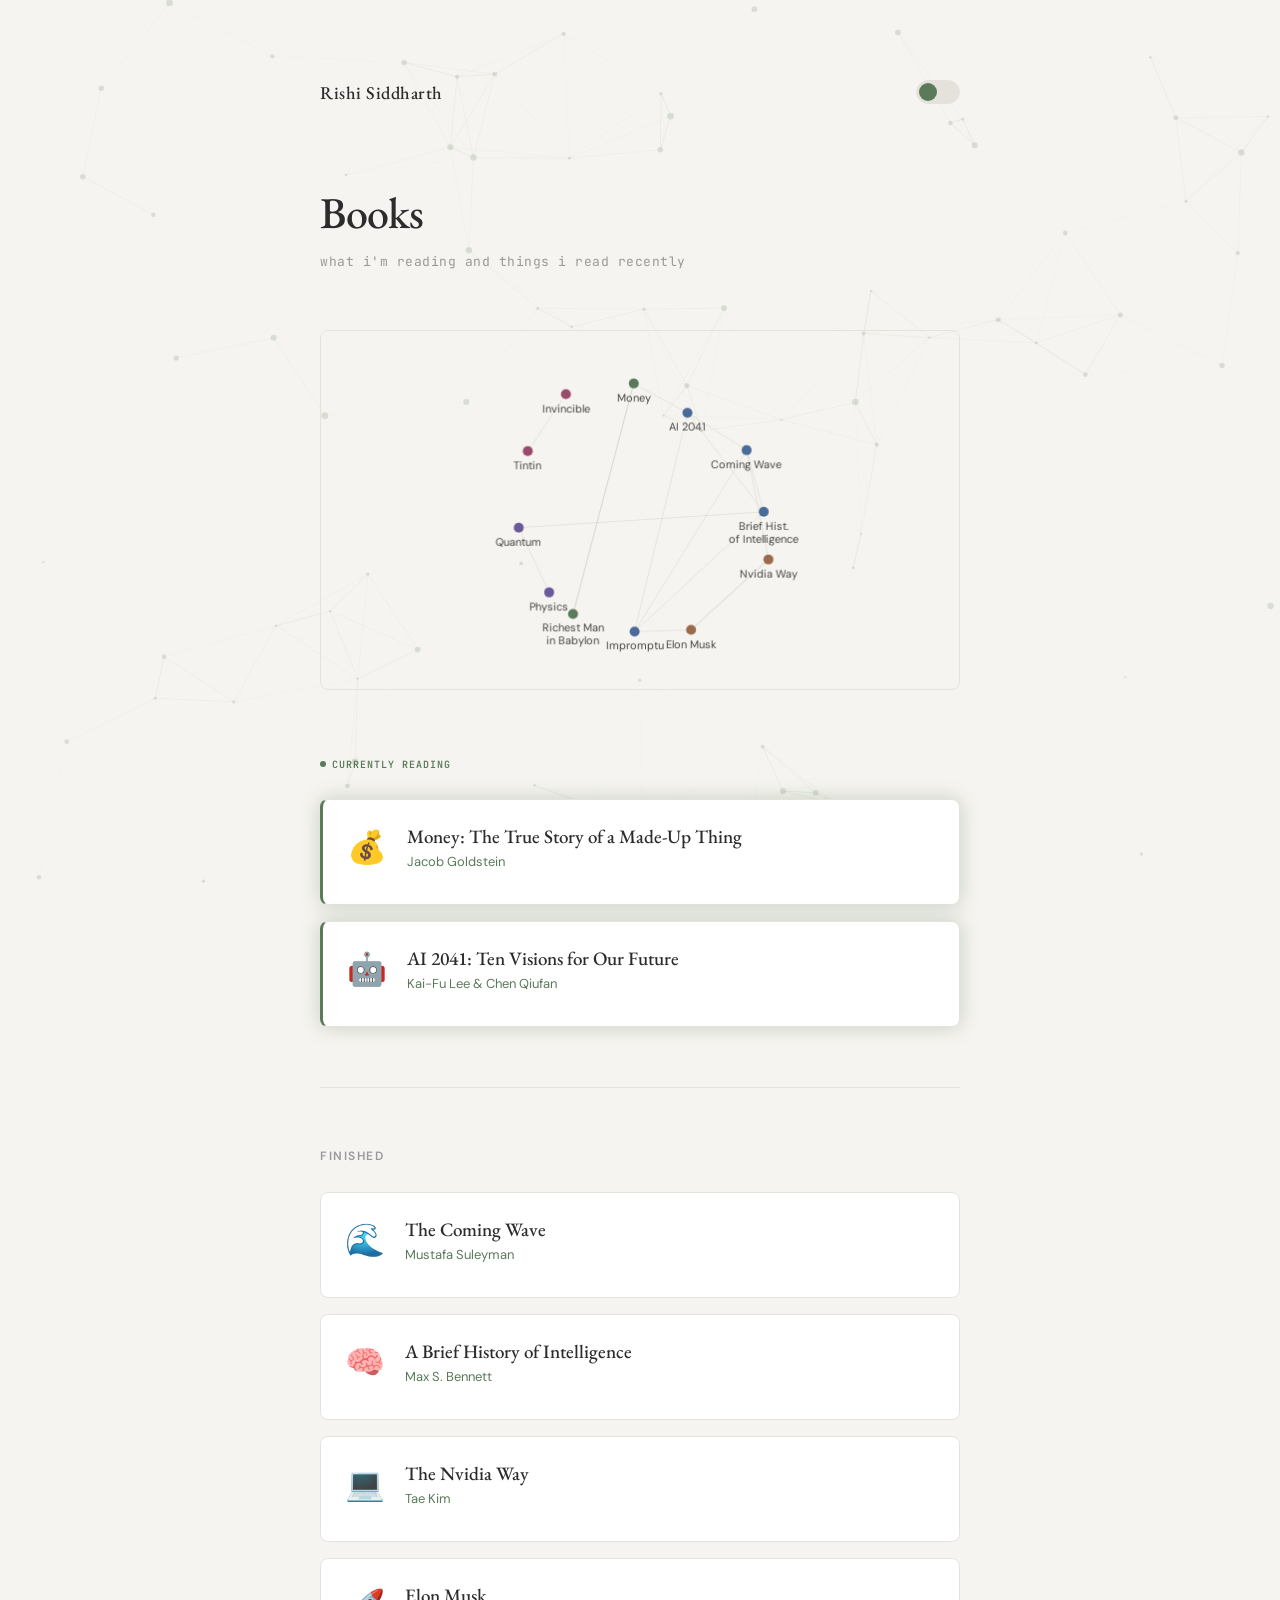
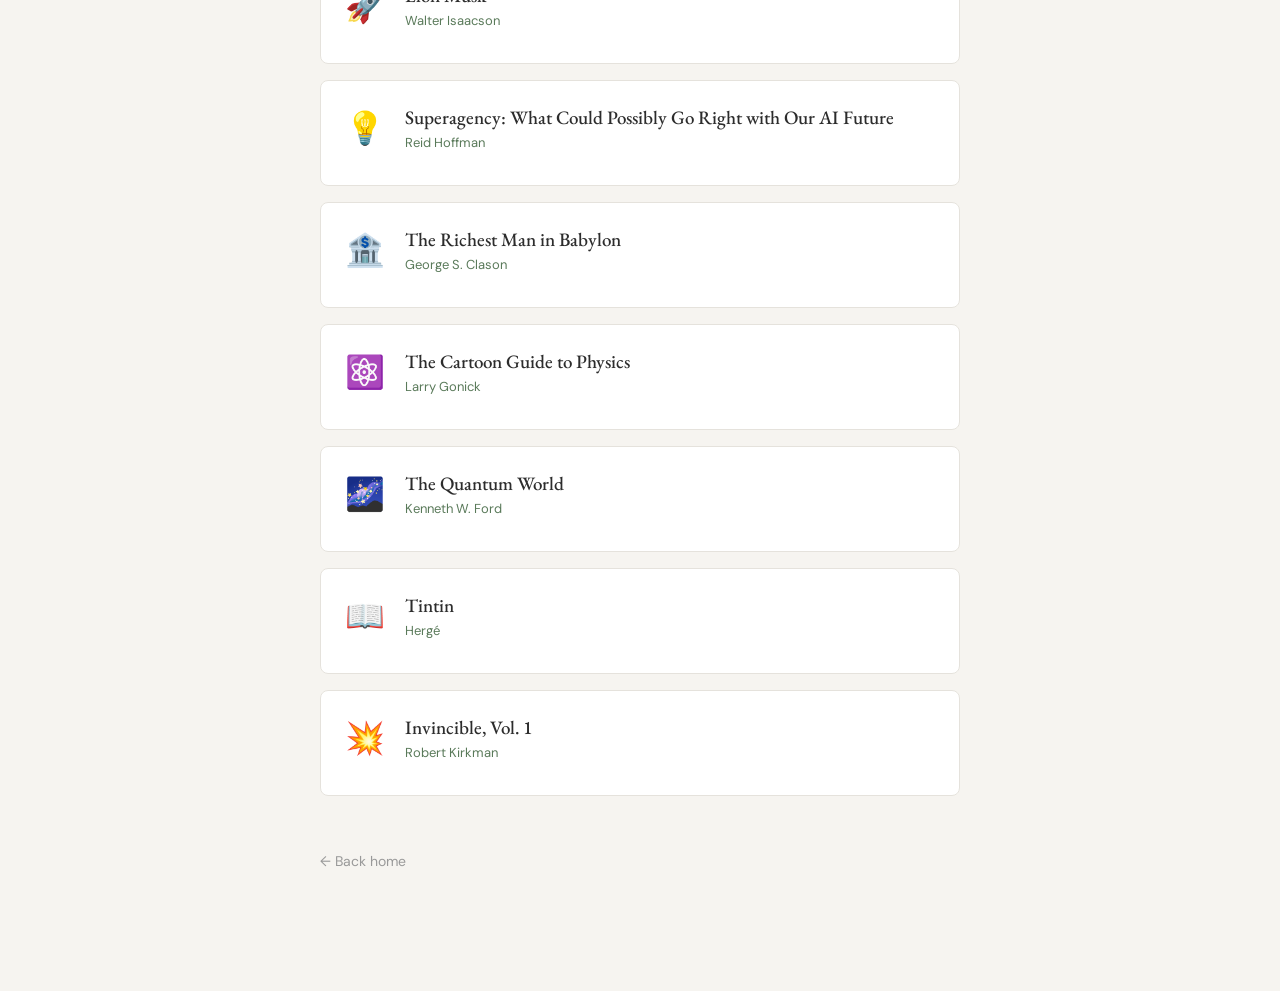
<file: books.html>
<!DOCTYPE html>
<html lang="en">
<head>
    <meta charset="UTF-8">
    <meta name="viewport" content="width=device-width, initial-scale=1.0">
    <title>Books - Rishi Siddharth</title>
    <link href="https://fonts.googleapis.com/css2?family=EB+Garamond:ital,wght@0,400;0,500;0,600;1,400;1,500&family=DM+Sans:wght@400;500;600&family=JetBrains+Mono:wght@400;500&display=swap" rel="stylesheet">
    <style>
        :root {
            --bg: #f6f4f0;
            --text: #2c2c2c;
            --text-secondary: #555;
            --text-muted: #999;
            --accent: #5a7a5a;
            --accent-dim: #5a7a5a40;
            --border: #e5e2dc;
            --toggle-bg: #e5e2dc;
            --node-color: 90, 122, 90;
            --card-bg: #ffffff;
            --reading-glow: rgba(90, 122, 90, 0.3);
        }

        [data-theme="dark"] {
            --bg: #111111;
            --text: #e8e6e1;
            --text-secondary: #a0a0a0;
            --text-muted: #555;
            --accent: #7fa87f;
            --accent-dim: #7fa87f40;
            --border: #2a2a2a;
            --toggle-bg: #2a2a2a;
            --node-color: 127, 168, 127;
            --card-bg: #1a1a1a;
            --reading-glow: rgba(127, 168, 127, 0.25);
        }

        * { margin: 0; padding: 0; box-sizing: border-box; }
        html { scroll-behavior: smooth; }

        body {
            font-family: 'DM Sans', sans-serif;
            color: var(--text);
            background: var(--bg);
            transition: background 0.4s, color 0.4s;
            overflow-x: hidden;
        }

        #constellation {
            position: fixed;
            top: 0; left: 0;
            width: 100vw; height: 100vh;
            pointer-events: none;
            opacity: 0.4;
            z-index: 0;
        }

        .page {
            position: relative;
            z-index: 1;
            max-width: 720px;
            margin: 0 auto;
            padding: 80px 40px 120px;
        }

        .header {
            display: flex;
            justify-content: space-between;
            align-items: center;
            margin-bottom: 80px;
        }

        .header a {
            font-family: 'EB Garamond', serif;
            font-size: 18px; font-weight: 500;
            letter-spacing: 0.5px; color: var(--text);
            text-decoration: none;
        }

        .header a:hover { color: var(--accent); }

        .theme-toggle {
            width: 44px; height: 24px;
            background: var(--toggle-bg);
            border: 1px solid var(--border);
            border-radius: 12px; cursor: pointer;
            position: relative; transition: background 0.3s;
        }

        .theme-toggle::after {
            content: ''; width: 18px; height: 18px;
            background: var(--accent); border-radius: 50%;
            position: absolute; top: 2px; left: 2px;
            transition: transform 0.3s;
        }

        [data-theme="dark"] .theme-toggle::after { transform: translateX(20px); }

        h1 {
            font-family: 'EB Garamond', serif;
            font-size: 44px; font-weight: 500;
            color: var(--text); letter-spacing: -0.5px;
            margin-bottom: 12px;
        }

        .subtitle {
            font-family: 'JetBrains Mono', monospace;
            font-size: 13px; color: var(--text-muted);
            letter-spacing: 0.5px; margin-bottom: 60px;
        }

        .section-label {
            font-size: 12px; font-weight: 600;
            letter-spacing: 1.5px; text-transform: uppercase;
            color: var(--text-muted); margin-bottom: 28px;
        }

        .divider {
            width: 100%; height: 1px;
            background: var(--border);
            margin: 60px 0;
        }

        /* BOOK NETWORK CANVAS */
        #booknet {
            width: 100%;
            height: 360px;
            border-radius: 8px;
            border: 1px solid var(--border);
            margin-bottom: 60px;
            cursor: grab;
        }

        #booknet:active { cursor: grabbing; }

        /* BOOK CARDS */
        .book-card {
            display: flex;
            gap: 20px;
            padding: 24px;
            border: 1px solid var(--border);
            border-radius: 8px;
            margin-bottom: 16px;
            transition: all 0.3s;
            background: var(--card-bg);
        }

        .book-card:hover {
            border-color: var(--accent);
            transform: translateY(-2px);
        }

        .book-card.reading {
            border-left: 3px solid var(--accent);
            box-shadow: 0 0 20px var(--reading-glow);
        }

        .book-emoji {
            font-size: 32px;
            flex-shrink: 0;
            width: 40px;
            text-align: center;
            padding-top: 2px;
        }

        .book-info { flex: 1; }

        .book-title {
            font-family: 'EB Garamond', serif;
            font-size: 19px; font-weight: 500;
            color: var(--text);
            margin-bottom: 4px;
        }

        .book-author {
            font-size: 13px;
            color: var(--accent);
            margin-bottom: 10px;
        }

        .book-summary {
            font-size: 14px;
            line-height: 1.6;
            color: var(--text-secondary);
        }

        .book-tags {
            display: flex;
            gap: 6px;
            margin-top: 10px;
            flex-wrap: wrap;
        }

        .book-tag {
            font-family: 'JetBrains Mono', monospace;
            font-size: 10px;
            color: var(--accent);
            background: var(--accent-dim);
            padding: 2px 8px;
            border-radius: 3px;
            letter-spacing: 0.5px;
        }

        .reading-badge {
            font-family: 'JetBrains Mono', monospace;
            font-size: 10px;
            color: var(--accent);
            letter-spacing: 1px;
            text-transform: uppercase;
            display: inline-flex;
            align-items: center;
            gap: 6px;
        }

        .reading-badge::before {
            content: '';
            width: 6px; height: 6px;
            background: var(--accent);
            border-radius: 50%;
            animation: pulse 2s infinite;
        }

        @keyframes pulse {
            0%, 100% { opacity: 1; }
            50% { opacity: 0.3; }
        }

        .back-link {
            display: inline-block;
            margin-top: 40px;
            font-size: 14px;
            color: var(--text-muted);
            text-decoration: none;
            transition: color 0.3s;
        }

        .back-link:hover { color: var(--accent); }

        @media (max-width: 600px) {
            .page { padding: 40px 20px 80px; }
            h1 { font-size: 34px; }
            .book-card { flex-direction: column; gap: 12px; }
            .book-emoji { width: auto; text-align: left; }
            #booknet { height: 280px; }
        }
    </style>
</head>
<body>
    <canvas id="constellation"></canvas>

    <div class="page">
        <div class="header">
            <a href="index.html">Rishi Siddharth</a>
            <div class="theme-toggle" onclick="toggleTheme()" title="Toggle dark mode"></div>
        </div>

        <h1>Books</h1>
        <p class="subtitle">what i'm reading and things i read recently</p>

        <canvas id="booknet"></canvas>

        <p class="section-label"><span class="reading-badge">Currently reading</span></p>

        <div class="book-card reading">
            <div class="book-emoji">&#128176;</div>
            <div class="book-info">
                <div class="book-title">Money: The True Story of a Made-Up Thing</div>
                <div class="book-author">Jacob Goldstein</div>
                
            </div>
        </div>

        <div class="book-card reading">
            <div class="book-emoji">&#129302;</div>
            <div class="book-info">
                <div class="book-title">AI 2041: Ten Visions for Our Future</div>
                <div class="book-author">Kai-Fu Lee & Chen Qiufan</div>
                
            </div>
        </div>

        <div class="divider"></div>

        <p class="section-label">Finished</p>

        <div class="book-card">
            <div class="book-emoji">&#127754;</div>
            <div class="book-info">
                <div class="book-title">The Coming Wave</div>
                <div class="book-author">Mustafa Suleyman</div>
                
            </div>
        </div>

        <div class="book-card">
            <div class="book-emoji">&#129504;</div>
            <div class="book-info">
                <div class="book-title">A Brief History of Intelligence</div>
                <div class="book-author">Max S. Bennett</div>
                
            </div>
        </div>

        <div class="book-card">
            <div class="book-emoji">&#128187;</div>
            <div class="book-info">
                <div class="book-title">The Nvidia Way</div>
                <div class="book-author">Tae Kim</div>
                
            </div>
        </div>

        <div class="book-card">
            <div class="book-emoji">&#128640;</div>
            <div class="book-info">
                <div class="book-title">Elon Musk</div>
                <div class="book-author">Walter Isaacson</div>
                
            </div>
        </div>

        <div class="book-card">
            <div class="book-emoji">&#128161;</div>
            <div class="book-info">
                <div class="book-title">Superagency: What Could Possibly Go Right with Our AI Future</div>
                <div class="book-author">Reid Hoffman</div>
                
            </div>
        </div>

        <div class="book-card">
            <div class="book-emoji">&#127974;</div>
            <div class="book-info">
                <div class="book-title">The Richest Man in Babylon</div>
                <div class="book-author">George S. Clason</div>
                
            </div>
        </div>

        <div class="book-card">
            <div class="book-emoji">&#9883;&#65039;</div>
            <div class="book-info">
                <div class="book-title">The Cartoon Guide to Physics</div>
                <div class="book-author">Larry Gonick</div>
                
            </div>
        </div>

        <div class="book-card">
            <div class="book-emoji">&#127756;</div>
            <div class="book-info">
                <div class="book-title">The Quantum World</div>
                <div class="book-author">Kenneth W. Ford</div>
                
            </div>
        </div>

        <div class="book-card">
            <div class="book-emoji">&#128214;</div>
            <div class="book-info">
                <div class="book-title">Tintin</div>
                <div class="book-author">Herg&eacute;</div>
                
            </div>
        </div>

        <div class="book-card">
            <div class="book-emoji">&#128165;</div>
            <div class="book-info">
                <div class="book-title">Invincible, Vol. 1</div>
                <div class="book-author">Robert Kirkman</div>
                
            </div>
        </div>

        <a href="index.html" class="back-link">&larr; Back home</a>
    </div>

    <script>
        function toggleTheme() {
            const html = document.documentElement;
            const next = html.getAttribute('data-theme') === 'dark' ? 'light' : 'dark';
            html.setAttribute('data-theme', next);
            localStorage.setItem('theme', next);
            drawNet();
        }
        const saved = localStorage.getItem('theme');
        if (saved === 'dark') document.documentElement.setAttribute('data-theme', 'dark');

        // CONSTELLATION
        const cCanvas = document.getElementById('constellation');
        const cCtx = cCanvas.getContext('2d');
        const cNodes = [];
        const CNUM = 80;

        function cResize() {
            const dpr = window.devicePixelRatio || 1;
            cCanvas.width = window.innerWidth * dpr;
            cCanvas.height = window.innerHeight * dpr;
            cCtx.setTransform(dpr, 0, 0, dpr, 0, 0);
        }

        window.addEventListener('resize', cResize);
        cResize();

        for (let i = 0; i < CNUM; i++) {
            cNodes.push({
                x: Math.random() * window.innerWidth,
                y: Math.random() * window.innerHeight,
                vx: (Math.random() - 0.5) * 0.3,
                vy: (Math.random() - 0.5) * 0.3,
                r: Math.random() * 2.5 + 1
            });
        }

        function drawConst() {
            const w = window.innerWidth;
            const h = window.innerHeight;
            cCtx.clearRect(0, 0, w, h);
            const style = getComputedStyle(document.documentElement);
            const rgb = style.getPropertyValue('--node-color').trim();

            for (let i = 0; i < CNUM; i++) {
                const a = cNodes[i];
                a.x += a.vx; a.y += a.vy;
                if (a.x < 0 || a.x > w) a.vx *= -1;
                if (a.y < 0 || a.y > h) a.vy *= -1;
                for (let j = i + 1; j < CNUM; j++) {
                    const b = cNodes[j];
                    const dist = Math.sqrt((a.x - b.x) ** 2 + (a.y - b.y) ** 2);
                    if (dist < 160) {
                        cCtx.beginPath(); cCtx.moveTo(a.x, a.y); cCtx.lineTo(b.x, b.y);
                        cCtx.strokeStyle = 'rgba(' + rgb + ',' + (0.25 * (1 - dist / 160)) + ')';
                        cCtx.lineWidth = 1; cCtx.stroke();
                    }
                }
                cCtx.beginPath(); cCtx.arc(a.x, a.y, a.r, 0, Math.PI * 2);
                cCtx.fillStyle = 'rgba(' + rgb + ', 0.45)'; cCtx.fill();
            }
            requestAnimationFrame(drawConst);
        }
        drawConst();

        // BOOK NETWORK
        const bookCanvas = document.getElementById('booknet');
        const bCtx = bookCanvas.getContext('2d');

        const books = [
            { label: 'Money', x: 0, y: 0, cat: 'finance' },
            { label: 'AI 2041', x: 0, y: 0, cat: 'ai' },
            { label: 'Coming Wave', x: 0, y: 0, cat: 'ai' },
            { label: 'Brief Hist.\nof Intelligence', x: 0, y: 0, cat: 'ai' },
            { label: 'Nvidia Way', x: 0, y: 0, cat: 'tech' },
            { label: 'Elon Musk', x: 0, y: 0, cat: 'tech' },
            { label: 'Impromptu', x: 0, y: 0, cat: 'ai' },
            { label: 'Richest Man\nin Babylon', x: 0, y: 0, cat: 'finance' },
            { label: 'Physics', x: 0, y: 0, cat: 'science' },
            { label: 'Quantum', x: 0, y: 0, cat: 'science' },
            { label: 'Tintin', x: 0, y: 0, cat: 'comics' },
            { label: 'Invincible', x: 0, y: 0, cat: 'comics' },
        ];

        const connections = [
            [0, 7], [0, 1], [1, 2], [1, 3], [2, 6], [2, 3],
            [4, 5], [4, 2], [5, 6], [6, 1], [3, 9], [8, 9],
            [10, 11], [7, 0], [5, 4], [3, 6]
        ];

        const catColors = {
            finance: { light: '#5a7a5a', dark: '#7fa87f' },
            ai: { light: '#4a6a9a', dark: '#7aa0cf' },
            tech: { light: '#9a6a4a', dark: '#cf9a6a' },
            science: { light: '#6a5a9a', dark: '#9a8acf' },
            comics: { light: '#9a4a6a', dark: '#cf7a9a' }
        };

        function initBookPositions() {
            const r = bookCanvas.getBoundingClientRect();
            const w = r.width; const h = r.height;
            const cx = w / 2; const cy = h / 2;
            books.forEach((b, i) => {
                const angle = (i / books.length) * Math.PI * 2 - Math.PI / 2;
                const radius = Math.min(w, h) * 0.35;
                b.x = cx + Math.cos(angle) * radius + (Math.random() - 0.5) * 40;
                b.y = cy + Math.sin(angle) * radius + (Math.random() - 0.5) * 40;
                b.vx = (Math.random() - 0.5) * 0.15;
                b.vy = (Math.random() - 0.5) * 0.15;
            });
        }

        function drawNet() {
            const r = bookCanvas.getBoundingClientRect();
            const dpr = window.devicePixelRatio || 1;
            bookCanvas.width = r.width * dpr;
            bookCanvas.height = r.height * dpr;
            bCtx.setTransform(dpr, 0, 0, dpr, 0, 0);

            const w = r.width; const h = r.height;
            const isDark = document.documentElement.getAttribute('data-theme') === 'dark';

            bCtx.clearRect(0, 0, w, h);

            connections.forEach(([a, b]) => {
                bCtx.beginPath();
                bCtx.moveTo(books[a].x, books[a].y);
                bCtx.lineTo(books[b].x, books[b].y);
                bCtx.strokeStyle = isDark ? 'rgba(127,168,127,0.15)' : 'rgba(90,122,90,0.12)';
                bCtx.lineWidth = 1;
                bCtx.stroke();
            });

            books.forEach(b => {
                b.x += b.vx; b.y += b.vy;
                if (b.x < 40 || b.x > w - 40) b.vx *= -1;
                if (b.y < 30 || b.y > h - 30) b.vy *= -1;

                const col = catColors[b.cat];
                const c = isDark ? col.dark : col.light;

                bCtx.beginPath();
                bCtx.arc(b.x, b.y, 5, 0, Math.PI * 2);
                bCtx.fillStyle = c;
                bCtx.fill();

                const lines = b.label.split('\n');
                bCtx.font = '11px "DM Sans", sans-serif';
                bCtx.fillStyle = isDark ? '#ccc' : '#444';
                bCtx.textAlign = 'center';
                lines.forEach((line, i) => {
                    bCtx.fillText(line, b.x, b.y + 18 + i * 13);
                });
            });

            requestAnimationFrame(drawNet);
        }

        function bResize() { initBookPositions(); }
        window.addEventListener('resize', bResize);
        initBookPositions();
        drawNet();
    </script>
</body>
</html>
</file>
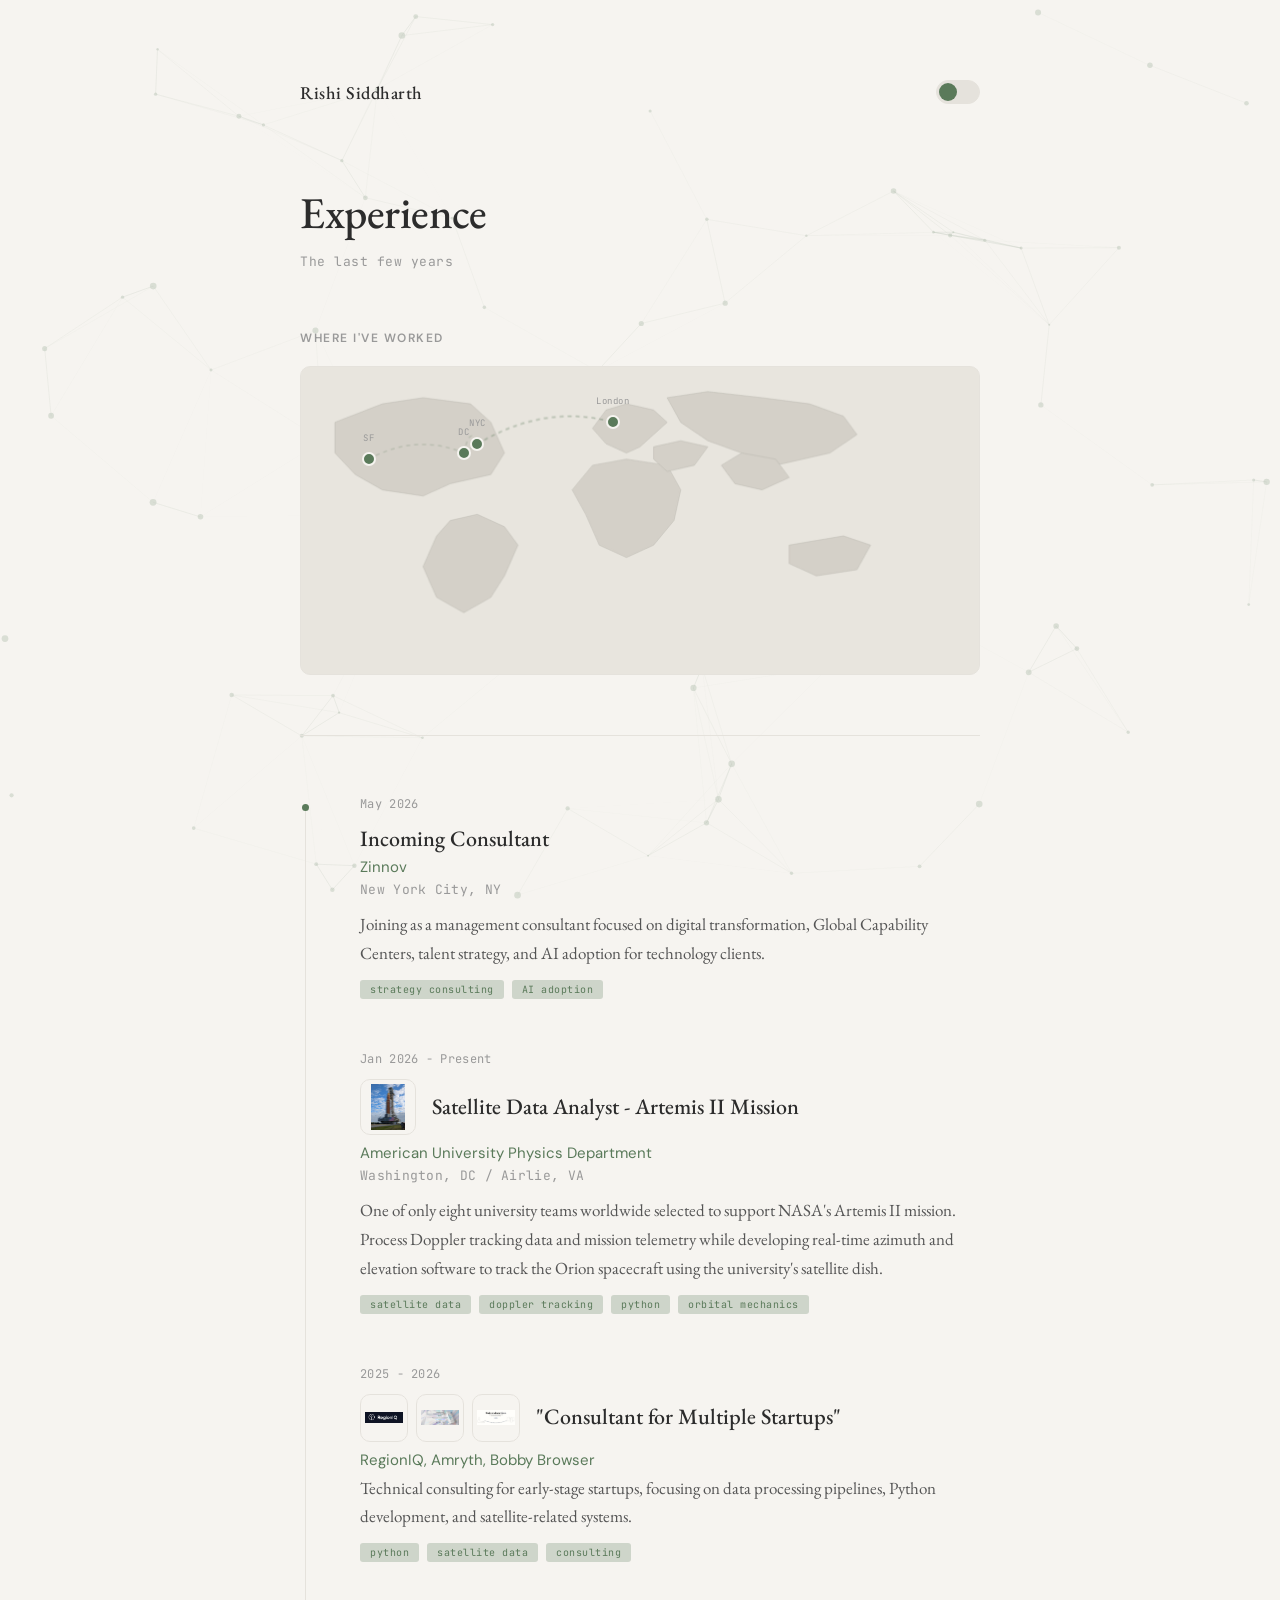
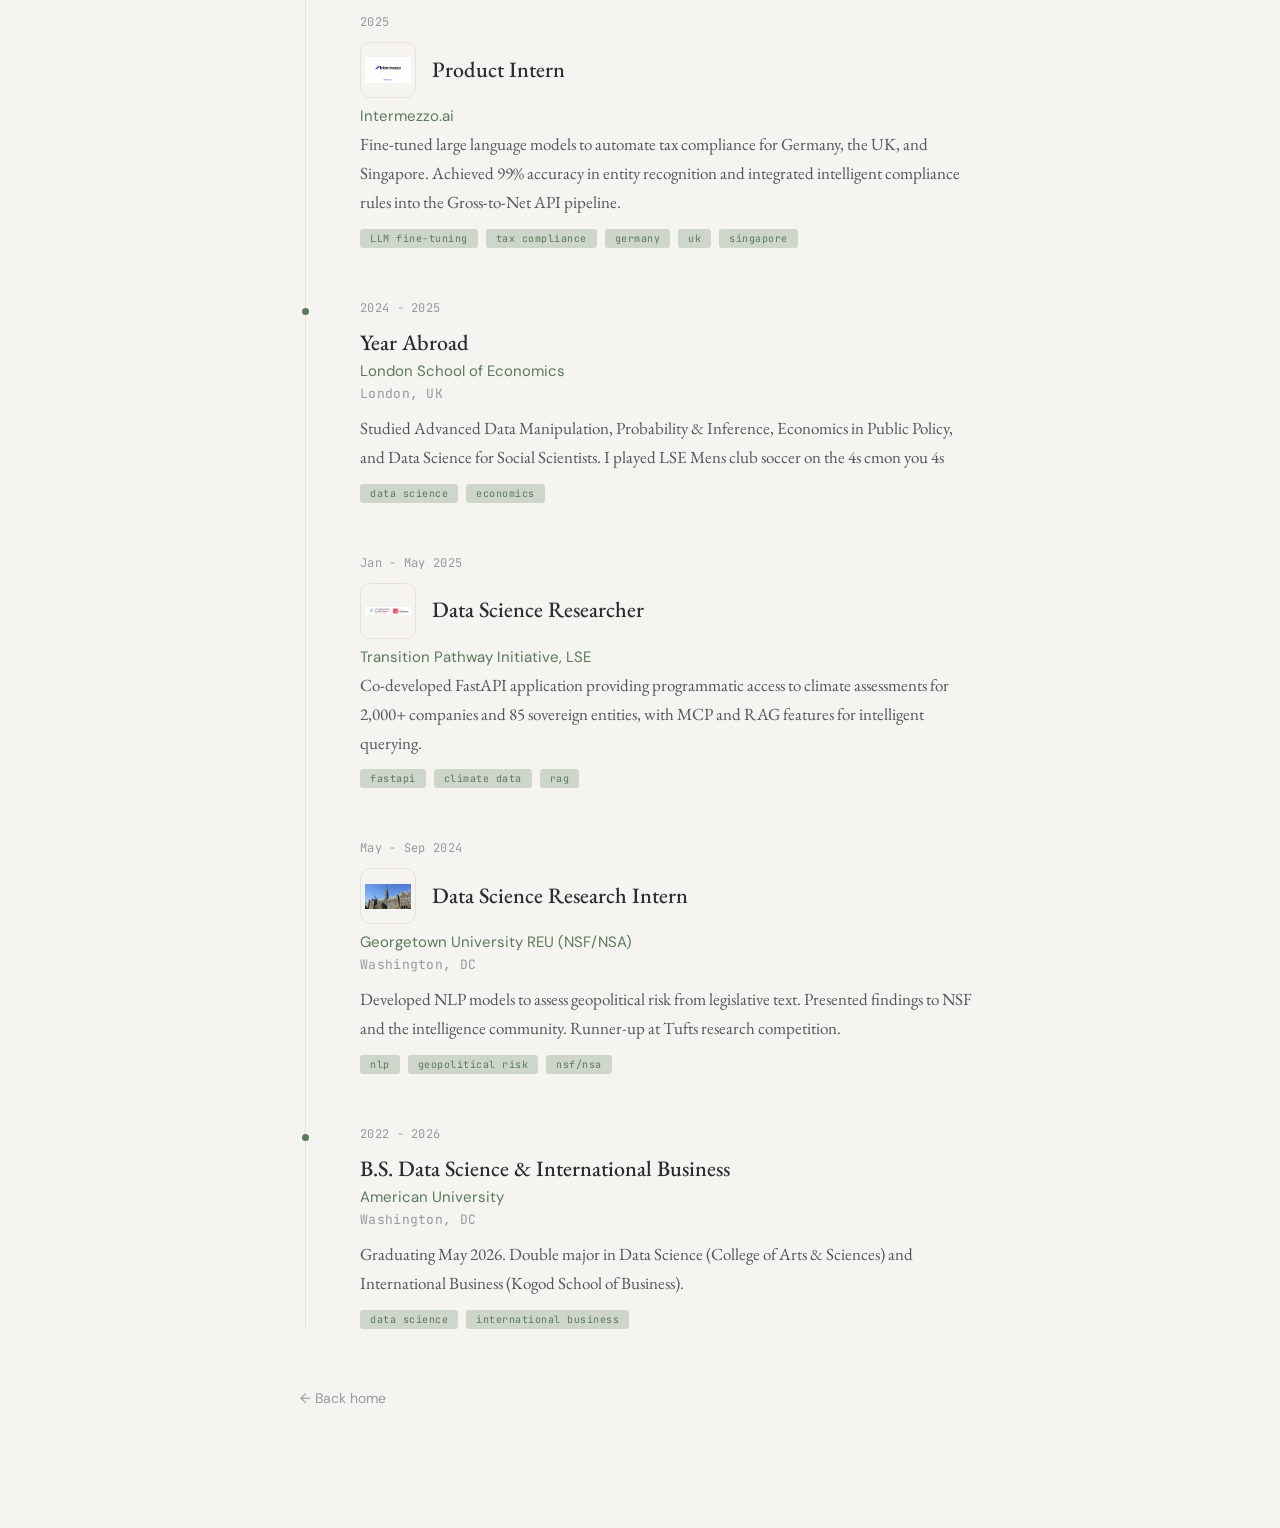
<file: experience.html>
<!DOCTYPE html>
<html lang="en">
<head>
    <meta charset="UTF-8">
    <meta name="viewport" content="width=device-width, initial-scale=1.0">
    <title>Experience - Rishi Siddharth</title>
    <link href="https://fonts.googleapis.com/css2?family=EB+Garamond:ital,wght@0,400;0,500;0,600;1,400;1,500&family=DM+Sans:wght@400;500;600&family=JetBrains+Mono:wght@400;500&display=swap" rel="stylesheet">
    <style>
        :root {
            --bg: #f6f4f0;
            --text: #2c2c2c;
            --text-secondary: #555;
            --text-muted: #999;
            --accent: #5a7a5a;
            --accent-dim: #5a7a5a40;
            --border: #e5e2dc;
            --toggle-bg: #e5e2dc;
            --node-color: 90, 122, 90;
            --card-bg: #ffffff;
            --map-land: #d4d0c8;
            --map-bg: #e8e5de;
            --map-border: #bbb8b0;
        }

        [data-theme="dark"] {
            --bg: #111111;
            --text: #e8e6e1;
            --text-secondary: #a0a0a0;
            --text-muted: #555;
            --accent: #7fa87f;
            --accent-dim: #7fa87f40;
            --border: #2a2a2a;
            --toggle-bg: #2a2a2a;
            --node-color: 127, 168, 127;
            --card-bg: #1a1a1a;
            --map-land: #2a2a2a;
            --map-bg: #1a1a1a;
            --map-border: #333;
        }

        * { margin: 0; padding: 0; box-sizing: border-box; }
        html { scroll-behavior: smooth; }

        body {
            font-family: 'DM Sans', sans-serif;
            color: var(--text);
            background: var(--bg);
            transition: background 0.4s, color 0.4s;
            overflow-x: hidden;
        }

        #constellation {
            position: fixed;
            top: 0; left: 0;
            width: 100vw; height: 100vh;
            pointer-events: none;
            opacity: 0.4;
            z-index: 0;
        }

        .page {
            position: relative;
            z-index: 1;
            max-width: 760px;
            margin: 0 auto;
            padding: 80px 40px 120px;
        }

        .header {
            display: flex;
            justify-content: space-between;
            align-items: center;
            margin-bottom: 80px;
        }

        .header a {
            font-family: 'EB Garamond', serif;
            font-size: 18px; font-weight: 500;
            letter-spacing: 0.5px; color: var(--text);
            text-decoration: none;
        }

        .header a:hover { color: var(--accent); }

        .theme-toggle {
            width: 44px; height: 24px;
            background: var(--toggle-bg);
            border: 1px solid var(--border);
            border-radius: 12px; cursor: pointer;
            position: relative; transition: background 0.3s;
        }

        .theme-toggle::after {
            content: ''; width: 18px; height: 18px;
            background: var(--accent); border-radius: 50%;
            position: absolute; top: 2px; left: 2px;
            transition: transform 0.3s;
        }

        [data-theme="dark"] .theme-toggle::after { transform: translateX(20px); }

        h1 {
            font-family: 'EB Garamond', serif;
            font-size: 44px; font-weight: 500;
            color: var(--text); letter-spacing: -0.5px;
            margin-bottom: 12px;
        }

        .subtitle {
            font-family: 'JetBrains Mono', monospace;
            font-size: 13px; color: var(--text-muted);
            letter-spacing: 0.5px; margin-bottom: 60px;
        }

        /* ---- INTERACTIVE MAP ---- */
        .map-section {
            margin-bottom: 60px;
        }

        .map-section .section-label {
            font-size: 12px; font-weight: 600;
            letter-spacing: 1.5px; text-transform: uppercase;
            color: var(--text-muted); margin-bottom: 20px;
        }

        .map-container {
            position: relative;
            width: 100%;
            aspect-ratio: 2.2 / 1;
            background: var(--map-bg);
            border: 1px solid var(--border);
            border-radius: 10px;
            overflow: hidden;
            cursor: default;
        }

        .map-canvas {
            width: 100%;
            height: 100%;
        }

        /* Map pins */
        .map-pin {
            position: absolute;
            width: 14px; height: 14px;
            border-radius: 50%;
            background: var(--accent);
            border: 2px solid var(--bg);
            cursor: pointer;
            transform: translate(-50%, -50%);
            transition: all 0.3s;
            z-index: 3;
        }

        .map-pin::after {
            content: '';
            position: absolute;
            top: -4px; left: -4px;
            width: 22px; height: 22px;
            border-radius: 50%;
            border: 1.5px solid var(--accent);
            opacity: 0;
            animation: pingPin 2.5s ease-out infinite;
        }

        @keyframes pingPin {
            0% { transform: scale(0.8); opacity: 0.6; }
            100% { transform: scale(2); opacity: 0; }
        }

        .map-pin:hover {
            transform: translate(-50%, -50%) scale(1.4);
            box-shadow: 0 0 16px var(--accent);
        }

        .map-pin-label {
            position: absolute;
            top: -22px;
            left: 50%;
            transform: translateX(-50%);
            font-family: 'JetBrains Mono', monospace;
            font-size: 9px;
            color: var(--text-muted);
            white-space: nowrap;
            letter-spacing: 0.5px;
            pointer-events: none;
        }

        /* Popup card */
        .map-popup {
            display: none;
            position: absolute;
            width: 260px;
            background: var(--card-bg);
            border: 1px solid var(--border);
            border-radius: 8px;
            padding: 16px;
            z-index: 10;
            box-shadow: 0 8px 24px rgba(0,0,0,0.12);
            transform: translateX(-50%);
        }

        [data-theme="dark"] .map-popup {
            box-shadow: 0 8px 24px rgba(0,0,0,0.4);
        }

        .map-popup.active { display: block; }

        .map-popup-city {
            font-family: 'EB Garamond', serif;
            font-size: 18px;
            font-weight: 500;
            color: var(--text);
            margin-bottom: 12px;
        }

        .map-popup-item {
            display: block;
            padding: 8px 10px;
            margin-bottom: 6px;
            background: var(--bg);
            border: 1px solid var(--border);
            border-radius: 5px;
            text-decoration: none;
            transition: all 0.25s;
        }

        .map-popup-item:last-child { margin-bottom: 0; }

        .map-popup-item:hover {
            border-color: var(--accent);
            transform: translateX(4px);
        }

        .map-popup-item .popup-role {
            font-family: 'EB Garamond', serif;
            font-size: 14px;
            color: var(--text);
            display: block;
            margin-bottom: 2px;
        }

        .map-popup-item .popup-org {
            font-family: 'JetBrains Mono', monospace;
            font-size: 10px;
            color: var(--accent);
            letter-spacing: 0.3px;
        }

        .map-popup-close {
            position: absolute;
            top: 8px; right: 10px;
            background: none; border: none;
            color: var(--text-muted);
            font-size: 16px; cursor: pointer;
            line-height: 1;
        }

        .map-popup-close:hover { color: var(--accent); }

        /* Connection lines between cities */
        .map-lines {
            position: absolute;
            top: 0; left: 0;
            width: 100%; height: 100%;
            pointer-events: none;
            z-index: 1;
        }

        .divider {
            width: 100%; height: 1px;
            background: var(--border);
            margin: 60px 0;
        }

        /* ---- TIMELINE ---- */
        .timeline {
            position: relative;
            padding-left: 28px;
        }

        .timeline::before {
            content: '';
            position: absolute;
            left: 5px;
            top: 8px;
            bottom: 0;
            width: 1px;
            background: var(--border);
        }

        .timeline-entry {
            position: relative;
            margin-bottom: 52px;
            padding-left: 32px;
        }

        .timeline-entry:last-child { margin-bottom: 0; }

        .timeline-entry::before {
            content: '';
            position: absolute;
            left: -26px;
            top: 8px;
            width: 7px;
            height: 7px;
            border-radius: 50%;
            background: var(--accent);
        }

        .timeline-entry:has(.entry-header img)::before,
        .timeline-entry:has(.entry-header .multi-logos)::before {
            display: none;
        }

        .timeline-year {
            font-family: 'JetBrains Mono', monospace;
            font-size: 12px;
            color: var(--text-muted);
            letter-spacing: 0.3px;
            margin-bottom: 12px;
            display: block;
        }

        .entry-header {
            display: flex;
            align-items: center;
            gap: 16px;
            margin-bottom: 8px;
        }

        .entry-header img.timeline-logo {
            width: 56px;
            height: 56px;
            object-fit: contain;
            border-radius: 10px;
            flex-shrink: 0;
            background: var(--bg);
            padding: 4px;
            border: 1px solid var(--border);
            transition: border-color 0.3s;
        }

        .entry-header img.timeline-logo:hover {
            border-color: var(--accent);
        }

        .entry-header .multi-logos {
            display: flex;
            gap: 8px;
            flex-shrink: 0;
        }

        .entry-header .multi-logos img.small-logo {
            width: 48px;
            height: 48px;
            object-fit: contain;
            border-radius: 10px;
            background: var(--bg);
            padding: 4px;
            border: 1px solid var(--border);
            transition: border-color 0.3s;
        }

        .entry-header .multi-logos img.small-logo:hover {
            border-color: var(--accent);
        }

        .entry-header h2 {
            font-family: 'EB Garamond', serif;
            font-size: 22px;
            font-weight: 500;
            color: var(--text);
            line-height: 1.3;
        }

        .timeline-entry > h2 {
            font-family: 'EB Garamond', serif;
            font-size: 22px;
            font-weight: 500;
            color: var(--text);
            margin-bottom: 4px;
        }

        .timeline-org {
            font-size: 15px;
            color: var(--accent);
            margin-bottom: 4px;
        }

        .timeline-org a {
            color: var(--accent);
            text-decoration: none;
        }

        .timeline-org a:hover { text-decoration: underline; }

        .timeline-location {
            font-family: 'JetBrains Mono', monospace;
            font-size: 13px;
            color: var(--text-muted);
            letter-spacing: 0.3px;
            margin-bottom: 12px;
        }

        .timeline-desc {
            font-family: 'EB Garamond', serif;
            font-size: 17px;
            line-height: 1.7;
            color: var(--text-secondary);
        }

        .timeline-tags {
            display: flex;
            gap: 8px;
            margin-top: 12px;
            flex-wrap: wrap;
        }

        .timeline-tag {
            font-family: 'JetBrains Mono', monospace;
            font-size: 10px;
            color: var(--accent);
            background: var(--accent-dim);
            padding: 3px 10px;
            border-radius: 3px;
            letter-spacing: 0.5px;
        }

        .back-link {
            display: inline-block;
            margin-top: 60px;
            font-size: 14px;
            color: var(--text-muted);
            text-decoration: none;
            transition: color 0.3s;
        }

        .back-link:hover { color: var(--accent); }

        @media (max-width: 600px) {
            .page { padding: 40px 20px 80px; }
            h1 { font-size: 34px; }
            .timeline { padding-left: 20px; }
            .timeline-entry { padding-left: 24px; }
            .entry-header { flex-direction: column; align-items: flex-start; gap: 10px; }
            .entry-header img.timeline-logo { width: 48px; height: 48px; }
            .entry-header .multi-logos img.small-logo { width: 40px; height: 40px; }
            .map-popup { width: 220px; }
        }
    </style>
</head>
<body>
    <canvas id="constellation"></canvas>

    <div class="page">
        <div class="header">
            <a href="index.html">Rishi Siddharth</a>
            <div class="theme-toggle" onclick="toggleTheme()" title="Toggle dark mode"></div>
        </div>

        <h1>Experience</h1>
        <p class="subtitle">The last few years</p>

        <!-- INTERACTIVE MAP -->
        <div class="map-section">
            <p class="section-label">Where I've worked</p>
            <div class="map-container" id="mapContainer">
                <canvas class="map-canvas" id="mapCanvas"></canvas>
                <svg class="map-lines" id="mapLines"></svg>

                <!-- DC -->
                <div class="map-pin" id="pin-dc" data-city="dc">
                    <span class="map-pin-label">DC</span>
                </div>
                <div class="map-popup" id="popup-dc">
                    <button class="map-popup-close" onclick="closePopup('dc')">&times;</button>
                    <div class="map-popup-city">Washington, DC</div>
                    <a class="map-popup-item" href="https://www.american.edu/news/fly-me-to-the-moon-for-science.cfm" target="_blank">
                        <span class="popup-role">Satellite Data Analyst</span>
                        <span class="popup-org">NASA Artemis II / American University</span>
                    </a>
                    <a class="map-popup-item" href="https://www.spatialreu.org/" target="_blank">
                        <span class="popup-role">Data Science Research Intern</span>
                        <span class="popup-org">Georgetown REU (NSF/NSA)</span>
                    </a>
                    <a class="map-popup-item" href="https://www.american.edu/" target="_blank">
                        <span class="popup-role">B.S. Data Science & Intl Business</span>
                        <span class="popup-org">American University</span>
                    </a>
                </div>

                <!-- London -->
                <div class="map-pin" id="pin-london" data-city="london">
                    <span class="map-pin-label">London</span>
                </div>
                <div class="map-popup" id="popup-london">
                    <button class="map-popup-close" onclick="closePopup('london')">&times;</button>
                    <div class="map-popup-city">London</div>
                    <a class="map-popup-item" href="https://www.transitionpathwayinitiative.org/" target="_blank">
                        <span class="popup-role">Data Science Researcher</span>
                        <span class="popup-org">Transition Pathway Initiative, LSE</span>
                    </a>
                    <a class="map-popup-item" href="https://www.lse.ac.uk/" target="_blank">
                        <span class="popup-role">Year Abroad</span>
                        <span class="popup-org">London School of Economics</span>
                    </a>
                </div>

                <!-- NYC -->
                <div class="map-pin" id="pin-nyc" data-city="nyc">
                    <span class="map-pin-label">NYC</span>
                </div>
                <div class="map-popup" id="popup-nyc">
                    <button class="map-popup-close" onclick="closePopup('nyc')">&times;</button>
                    <div class="map-popup-city">New York City</div>
                    <a class="map-popup-item" href="https://zinnov.com/en-us/" target="_blank">
                        <span class="popup-role">Consultant</span>
                        <span class="popup-org">Zinnov</span>
                    </a>
                </div>

                <!-- SF -->
                <div class="map-pin" id="pin-sf" data-city="sf">
                    <span class="map-pin-label">SF</span>
                </div>
                <div class="map-popup" id="popup-sf">
                    <button class="map-popup-close" onclick="closePopup('sf')">&times;</button>
                    <div class="map-popup-city">San Francisco</div>
                    <a class="map-popup-item" href="https://intermezzo.ai/" target="_blank">
                        <span class="popup-role">Product Intern</span>
                        <span class="popup-org">Intermezzo.ai</span>
                    </a>
                </div>
            </div>
        </div>

        <div class="divider"></div>

        <!-- TIMELINE -->
        <div class="timeline">

            <div class="timeline-entry">
                <span class="timeline-year">May 2026</span>
                <h2>Incoming Consultant</h2>
                <div class="timeline-org"><a href="https://zinnov.com/en-us/" target="_blank">Zinnov</a></div>
                <div class="timeline-location">New York City, NY</div>
                <p class="timeline-desc">
                    Joining as a management consultant focused on digital transformation, Global Capability Centers, talent strategy, and AI adoption for technology clients.
                </p>
                <div class="timeline-tags">
                    <span class="timeline-tag">strategy consulting</span>
                    <span class="timeline-tag">AI adoption</span>
                </div>
            </div>

            <div class="timeline-entry">
                <span class="timeline-year">Jan 2026 - Present</span>
                <div class="entry-header">
                    <img src="images/NASA_ARTEMIS.png" alt="NASA Artemis II" class="timeline-logo">
                    <h2>Satellite Data Analyst - Artemis II Mission</h2>
                </div>
                <div class="timeline-org"><a href="https://wtop.com/dc/2026/04/american-university-helps-nasa-track-history/" target="_blank">American University Physics Department</a></div>
                <div class="timeline-location">Washington, DC / Airlie, VA</div>
                <p class="timeline-desc">
                    One of only eight university teams worldwide selected to support NASA's Artemis II mission. Process Doppler tracking data and mission telemetry while developing real-time azimuth and elevation software to track the Orion spacecraft using the university's satellite dish.
                </p>
                <div class="timeline-tags">
                    <span class="timeline-tag">satellite data</span>
                    <span class="timeline-tag">doppler tracking</span>
                    <span class="timeline-tag">python</span>
                    <span class="timeline-tag">orbital mechanics</span>
                </div>
            </div>

            <div class="timeline-entry">
                <span class="timeline-year">2025 - 2026</span>
                <div class="entry-header">
                    <div class="multi-logos">
                        <img src="images/RegionIQ.png" alt="RegionIQ" class="small-logo">
                        <img src="images/amrhty.png" alt="Amryth" class="small-logo">
                        <img src="images/Bobby_browser.png" alt="Bobby Browser" class="small-logo">
                    </div>
                    <h2>"Consultant for Multiple Startups"</h2>
                </div>
                <div class="timeline-org">
                    <a href="https://regioniq.io/" target="_blank">RegionIQ</a>,
                    <a href="https://drinkamryth.com/" target="_blank">Amryth</a>,
                    <a href="https://www.bobbybrowser.com/" target="_blank">Bobby Browser</a>
                </div>
                <p class="timeline-desc">
                    Technical consulting for early-stage startups, focusing on data processing pipelines, Python development, and satellite-related systems.
                </p>
                <div class="timeline-tags">
                    <span class="timeline-tag">python</span>
                    <span class="timeline-tag">satellite data</span>
                    <span class="timeline-tag">consulting</span>
                </div>
            </div>

            <div class="timeline-entry">
                <span class="timeline-year">2025</span>
                <div class="entry-header">
                    <img src="images/INTERMEZZO.png" alt="Intermezzo.ai" class="timeline-logo">
                    <h2>Product Intern</h2>
                </div>
                <div class="timeline-org"><a href="https://intermezzo.ai/" target="_blank">Intermezzo.ai</a></div>
                <p class="timeline-desc">
                    Fine-tuned large language models to automate tax compliance for Germany, the UK, and Singapore. Achieved 99% accuracy in entity recognition and integrated intelligent compliance rules into the Gross-to-Net API pipeline.
                </p>
                <div class="timeline-tags">
                    <span class="timeline-tag">LLM fine-tuning</span>
                    <span class="timeline-tag">tax compliance</span>
                    <span class="timeline-tag">germany</span>
                    <span class="timeline-tag">uk</span>
                    <span class="timeline-tag">singapore</span>
                </div>
            </div>

            <div class="timeline-entry">
                <span class="timeline-year">2024 - 2025</span>
                <h2>Year Abroad</h2>
                <div class="timeline-org"><a href="https://www.lse.ac.uk/" target="_blank">London School of Economics</a></div>
                <div class="timeline-location">London, UK</div>
                <p class="timeline-desc">
                    Studied Advanced Data Manipulation, Probability & Inference, Economics in Public Policy, and Data Science for Social Scientists.
                    I played LSE Mens club soccer on the 4s cmon you 4s
                </p>
                <div class="timeline-tags">
                    <span class="timeline-tag">data science</span>
                    <span class="timeline-tag">economics</span>
                </div>
            </div>

            <div class="timeline-entry">
                <span class="timeline-year">Jan - May 2025</span>
                <div class="entry-header">
                    <img src="images/Transition_research.png" alt="Transition Pathway Initiative" class="timeline-logo">
                    <h2>Data Science Researcher</h2>
                </div>
                <div class="timeline-org"><a href="https://www.transitionpathwayinitiative.org/" target="_blank">Transition Pathway Initiative, LSE</a></div>
                <p class="timeline-desc">
                    Co-developed FastAPI application providing programmatic access to climate assessments for 2,000+ companies and 85 sovereign entities, with MCP and RAG features for intelligent querying.
                </p>
                <div class="timeline-tags">
                    <span class="timeline-tag">fastapi</span>
                    <span class="timeline-tag">climate data</span>
                    <span class="timeline-tag">rag</span>
                </div>
            </div>

            <div class="timeline-entry">
                <span class="timeline-year">May - Sep 2024</span>
                <div class="entry-header">
                    <img src="images/Georgetown.png" alt="Georgetown REU" class="timeline-logo">
                    <h2>Data Science Research Intern</h2>
                </div>
                <div class="timeline-org"><a href="https://www.georgetown.edu/" target="_blank">Georgetown University REU (NSF/NSA)</a></div>
                <div class="timeline-location">Washington, DC</div>
                <p class="timeline-desc">
                    Developed NLP models to assess geopolitical risk from legislative text. Presented findings to NSF and the intelligence community. Runner-up at Tufts research competition.
                </p>
                <div class="timeline-tags">
                    <span class="timeline-tag">nlp</span>
                    <span class="timeline-tag">geopolitical risk</span>
                    <span class="timeline-tag">nsf/nsa</span>
                </div>
            </div>

            <div class="timeline-entry">
                <span class="timeline-year">2022 - 2026</span>
                <h2>B.S. Data Science & International Business</h2>
                <div class="timeline-org"><a href="https://www.american.edu/" target="_blank">American University</a></div>
                <div class="timeline-location">Washington, DC</div>
                <p class="timeline-desc">
                    Graduating May 2026. Double major in Data Science (College of Arts & Sciences) and International Business (Kogod School of Business).
                </p>
                <div class="timeline-tags">
                    <span class="timeline-tag">data science</span>
                    <span class="timeline-tag">international business</span>
                </div>
            </div>

        </div>

        <a href="index.html" class="back-link">&larr; Back home</a>
    </div>

    <script>
        // THEME
        function toggleTheme() {
            const html = document.documentElement;
            const next = html.getAttribute('data-theme') === 'dark' ? 'light' : 'dark';
            html.setAttribute('data-theme', next);
            localStorage.setItem('theme', next);
            drawMap();
        }
        const saved = localStorage.getItem('theme');
        if (saved === 'dark') document.documentElement.setAttribute('data-theme', 'dark');

        // CONSTELLATION
        const cCanvas = document.getElementById('constellation');
        const cCtx = cCanvas.getContext('2d');
        const cNodes = [];
        const CNUM = 80;

        function cResize() {
            const dpr = window.devicePixelRatio || 1;
            cCanvas.width = window.innerWidth * dpr;
            cCanvas.height = window.innerHeight * dpr;
            cCtx.setTransform(dpr, 0, 0, dpr, 0, 0);
        }
        window.addEventListener('resize', cResize);
        cResize();

        for (let i = 0; i < CNUM; i++) {
            cNodes.push({
                x: Math.random() * window.innerWidth,
                y: Math.random() * window.innerHeight,
                vx: (Math.random() - 0.5) * 0.3,
                vy: (Math.random() - 0.5) * 0.3,
                r: Math.random() * 2.5 + 1
            });
        }

        function drawConst() {
            const w = window.innerWidth, h = window.innerHeight;
            cCtx.clearRect(0, 0, w, h);
            const rgb = getComputedStyle(document.documentElement).getPropertyValue('--node-color').trim();
            for (let i = 0; i < CNUM; i++) {
                const a = cNodes[i];
                a.x += a.vx; a.y += a.vy;
                if (a.x < 0 || a.x > w) a.vx *= -1;
                if (a.y < 0 || a.y > h) a.vy *= -1;
                for (let j = i + 1; j < CNUM; j++) {
                    const b = cNodes[j];
                    const dist = Math.sqrt((a.x - b.x) ** 2 + (a.y - b.y) ** 2);
                    if (dist < 160) {
                        cCtx.beginPath(); cCtx.moveTo(a.x, a.y); cCtx.lineTo(b.x, b.y);
                        cCtx.strokeStyle = 'rgba(' + rgb + ',' + (0.25 * (1 - dist / 160)) + ')';
                        cCtx.lineWidth = 1; cCtx.stroke();
                    }
                }
                cCtx.beginPath(); cCtx.arc(a.x, a.y, a.r, 0, Math.PI * 2);
                cCtx.fillStyle = 'rgba(' + rgb + ', 0.45)'; cCtx.fill();
            }
            requestAnimationFrame(drawConst);
        }
        drawConst();

        // WORLD MAP
        // Simplified world map coordinates (Mercator-ish projection)
        // Each continent is an array of [x%, y%] polygon points
        const continents = [
            // North America
            [[5,18],[12,12],[18,10],[25,12],[28,18],[30,28],[28,35],[22,38],[18,42],[12,40],[8,35],[5,28]],
            // South America
            [[22,50],[26,48],[30,52],[32,58],[30,68],[28,75],[24,80],[20,75],[18,65],[20,55]],
            // Europe
            [[45,14],[48,12],[52,14],[54,18],[52,22],[50,26],[48,28],[45,25],[43,20]],
            // Africa
            [[43,32],[48,30],[54,32],[56,40],[55,50],[52,58],[48,62],[44,58],[42,48],[40,40]],
            // Asia
            [[54,10],[60,8],[68,10],[75,12],[80,16],[82,22],[78,28],[74,30],[70,32],[65,28],[60,24],[56,18]],
            // Middle East
            [[52,26],[56,24],[60,26],[58,32],[54,34],[52,30]],
            // India/SE Asia
            [[65,28],[70,30],[72,36],[68,40],[64,38],[62,32]],
            // Australia
            [[72,58],[80,55],[84,58],[82,66],[76,68],[72,64]],
        ];

        // City positions as percentage of map container
        const cities = {
            sf:     { x: 10, y: 30 },
            dc:     { x: 24, y: 28 },
            nyc:    { x: 26, y: 25 },
            london: { x: 46, y: 18 },
        };

        const mapCanvas = document.getElementById('mapCanvas');
        const mapCtx = mapCanvas.getContext('2d');
        const mapContainer = document.getElementById('mapContainer');

        function drawMap() {
            const rect = mapContainer.getBoundingClientRect();
            const dpr = window.devicePixelRatio || 1;
            mapCanvas.width = rect.width * dpr;
            mapCanvas.height = rect.height * dpr;
            mapCtx.setTransform(dpr, 0, 0, dpr, 0, 0);

            const w = rect.width, h = rect.height;
            const style = getComputedStyle(document.documentElement);
            const landColor = style.getPropertyValue('--map-land').trim();
            const borderColor = style.getPropertyValue('--map-border').trim();
            const accent = style.getPropertyValue('--accent').trim();

            mapCtx.clearRect(0, 0, w, h);

            // Draw continents
            continents.forEach(pts => {
                mapCtx.beginPath();
                pts.forEach((p, i) => {
                    const x = (p[0] / 100) * w;
                    const y = (p[1] / 100) * h;
                    if (i === 0) mapCtx.moveTo(x, y);
                    else mapCtx.lineTo(x, y);
                });
                mapCtx.closePath();
                mapCtx.fillStyle = landColor;
                mapCtx.fill();
                mapCtx.strokeStyle = borderColor;
                mapCtx.lineWidth = 0.5;
                mapCtx.stroke();
            });

            // Draw connection lines between cities
            const cityPairs = [['sf','dc'],['dc','nyc'],['dc','london'],['nyc','london']];
            cityPairs.forEach(([a, b]) => {
                const ca = cities[a], cb = cities[b];
                const x1 = (ca.x / 100) * w, y1 = (ca.y / 100) * h;
                const x2 = (cb.x / 100) * w, y2 = (cb.y / 100) * h;
                mapCtx.beginPath();
                mapCtx.moveTo(x1, y1);
                // Curved line
                const mx = (x1 + x2) / 2, my = Math.min(y1, y2) - 20;
                mapCtx.quadraticCurveTo(mx, my, x2, y2);
                mapCtx.strokeStyle = accent;
                mapCtx.globalAlpha = 0.2;
                mapCtx.lineWidth = 1.5;
                mapCtx.setLineDash([4, 4]);
                mapCtx.stroke();
                mapCtx.setLineDash([]);
                mapCtx.globalAlpha = 1;
            });

            // Position pins
            Object.keys(cities).forEach(key => {
                const pin = document.getElementById('pin-' + key);
                const c = cities[key];
                pin.style.left = c.x + '%';
                pin.style.top = c.y + '%';
            });
        }

        window.addEventListener('resize', drawMap);
        drawMap();

        // Pin click handlers
        document.querySelectorAll('.map-pin').forEach(pin => {
            pin.addEventListener('click', (e) => {
                e.stopPropagation();
                const city = pin.dataset.city;
                // Close all popups
                document.querySelectorAll('.map-popup').forEach(p => p.classList.remove('active'));
                // Open this one
                const popup = document.getElementById('popup-' + city);
                const pinRect = pin.getBoundingClientRect();
                const containerRect = mapContainer.getBoundingClientRect();
                const pinLeft = pinRect.left - containerRect.left + pinRect.width / 2;
                const pinTop = pinRect.top - containerRect.top;

                popup.style.left = pinLeft + 'px';
                // Show above or below depending on position
                if (pinTop > containerRect.height / 2) {
                    popup.style.top = 'auto';
                    popup.style.bottom = (containerRect.height - pinTop + 10) + 'px';
                } else {
                    popup.style.top = (pinTop + 24) + 'px';
                    popup.style.bottom = 'auto';
                }
                popup.classList.add('active');
            });
        });

        function closePopup(city) {
            document.getElementById('popup-' + city).classList.remove('active');
        }

        // Close popups when clicking outside
        mapContainer.addEventListener('click', (e) => {
            if (!e.target.closest('.map-pin') && !e.target.closest('.map-popup')) {
                document.querySelectorAll('.map-popup').forEach(p => p.classList.remove('active'));
            }
        });
    </script>
</body>
</html>
</file>
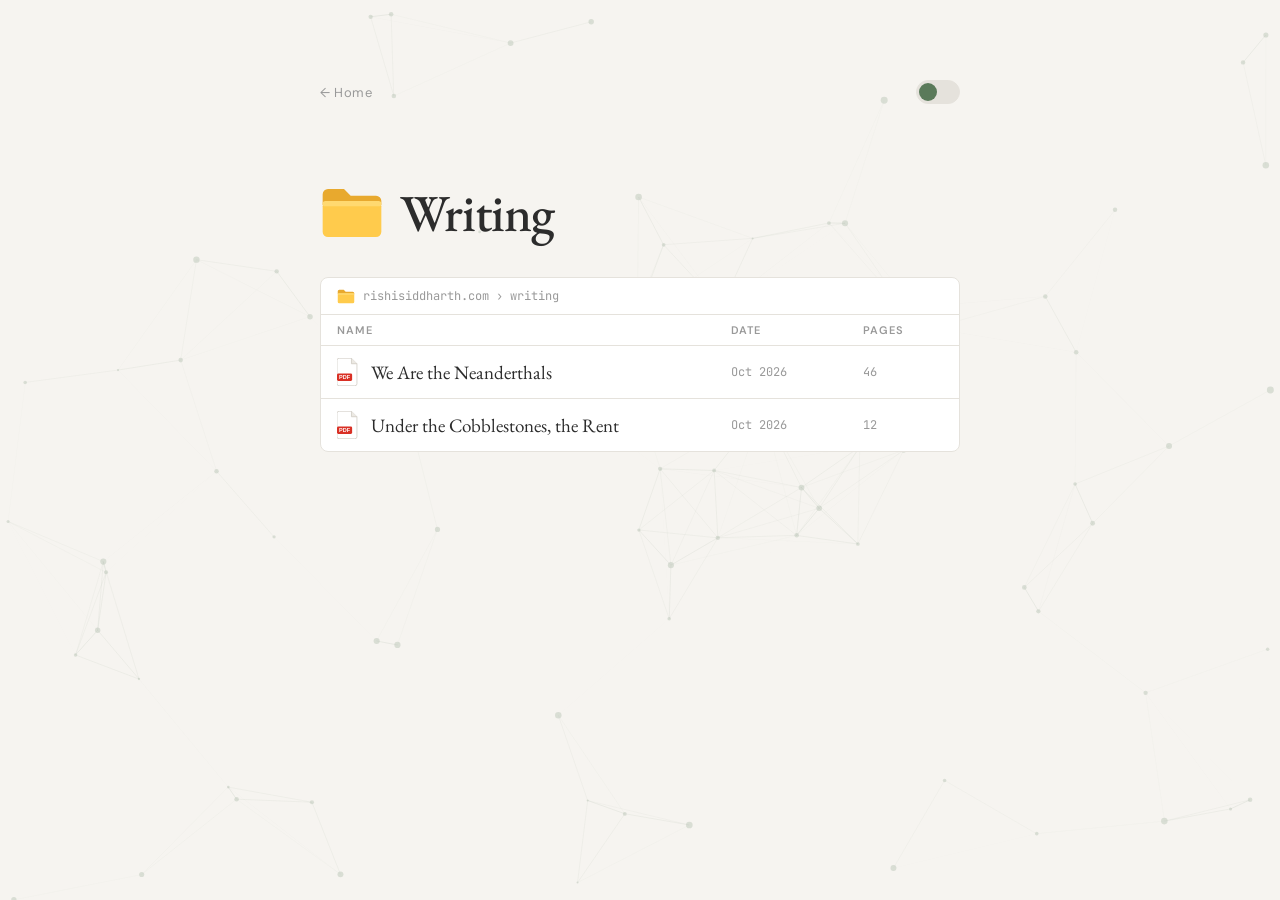
<file: writing.html>
<!DOCTYPE html>
<html lang="en">
<head>
    <meta charset="UTF-8">
    <meta name="viewport" content="width=device-width, initial-scale=1.0">
    <title>Writing | Rishi Siddharth</title>
    <link href="https://fonts.googleapis.com/css2?family=EB+Garamond:ital,wght@0,400;0,500;0,600;1,400;1,500&family=DM+Sans:wght@400;500;600&family=JetBrains+Mono:wght@400;500&display=swap" rel="stylesheet">
    <style>
        :root {
            --bg: #f6f4f0;
            --text: #2c2c2c;
            --text-secondary: #555;
            --text-muted: #999;
            --accent: #5a7a5a;
            --accent-dim: #5a7a5a40;
            --border: #e5e2dc;
            --toggle-bg: #e5e2dc;
            --node-color: 90, 122, 90;
            --card-bg: #ffffff;
            --chart-fill: rgba(90, 122, 90, 0.08);
        }

        [data-theme="dark"] {
            --bg: #111111;
            --text: #e8e6e1;
            --text-secondary: #a0a0a0;
            --text-muted: #555;
            --accent: #7fa87f;
            --accent-dim: #7fa87f40;
            --border: #2a2a2a;
            --toggle-bg: #2a2a2a;
            --node-color: 127, 168, 127;
            --card-bg: #1a1a1a;
            --chart-fill: rgba(127, 168, 127, 0.1);
        }

        * { margin: 0; padding: 0; box-sizing: border-box; }
        html { scroll-behavior: smooth; }

        body {
            font-family: 'DM Sans', sans-serif;
            color: var(--text);
            background: var(--bg);
            transition: background 0.4s, color 0.4s;
            overflow-x: hidden;
        }

        #constellation {
            position: fixed;
            top: 0; left: 0;
            width: 100vw; height: 100vh;
            pointer-events: none;
            opacity: 0.4;
            z-index: 0;
        }

        .page {
            position: relative;
            z-index: 1;
            max-width: 720px;
            margin: 0 auto;
            padding: 80px 40px 120px;
        }

        .header {
            display: flex;
            justify-content: space-between;
            align-items: center;
            margin-bottom: 80px;
        }

        .header .name {
            font-family: 'EB Garamond', serif;
            font-size: 18px; font-weight: 500;
            letter-spacing: 0.5px; color: var(--text);
        }

        .theme-toggle {
            width: 44px; height: 24px;
            background: var(--toggle-bg);
            border: 1px solid var(--border);
            border-radius: 12px; cursor: pointer;
            position: relative; transition: background 0.3s;
        }

        .theme-toggle::after {
            content: ''; width: 18px; height: 18px;
            background: var(--accent); border-radius: 50%;
            position: absolute; top: 2px; left: 2px;
            transition: transform 0.3s;
        }

        [data-theme="dark"] .theme-toggle::after { transform: translateX(20px); }

        h1 {
            font-family: 'EB Garamond', serif;
            font-size: 52px; font-weight: 500;
            color: var(--text); letter-spacing: -1px;
            margin-bottom: 12px; line-height: 1.1;
        }

        .tagline {
            font-family: 'JetBrains Mono', monospace;
            font-size: 13px; color: var(--text-muted);
            letter-spacing: 0.5px; margin-bottom: 48px;
        }

        .bio {
            font-family: 'EB Garamond', serif;
            font-size: 21px; line-height: 1.8;
            color: var(--text-secondary); margin-bottom: 20px;
        }

        .page-links {
            flex-wrap: wrap;
            display: flex;
            gap: 16px;
            margin-top: 40px;
        }

        .page-link {
            font-family: 'EB Garamond', serif;
            font-size: 18px;
            color: var(--text);
            padding: 14px 36px;
            border: 1px solid var(--border);
            border-radius: 6px;
            text-decoration: none;
            transition: all 0.3s;
        }

        .page-link:hover {
            border-color: var(--accent);
            color: var(--accent);
            transform: translateY(-2px);
        }

        .divider {
            width: 100%; height: 1px;
            background: var(--border);
            margin: 60px 0;
        }

        .section-label {
            font-size: 12px; font-weight: 600;
            letter-spacing: 1.5px; text-transform: uppercase;
            color: var(--text-muted); margin-bottom: 28px;
        }

        .photo-grid {
            display: grid;
            grid-template-columns: 1fr 1fr;
            gap: 12px;
        }

        .photo-grid img {
            width: 100%; height: 220px;
            object-fit: cover; border-radius: 6px;
            display: block;
            transition: transform 0.4s, filter 0.4s;
            filter: grayscale(20%);
        }

        .photo-grid img:hover {
            transform: scale(1.02);
            filter: grayscale(0%);
        }

        .edu-grid { grid-template-columns: 1fr 1fr 1fr; }
        .edu-grid img { height: 180px; }

        .photo-grid .wide {
            grid-column: 1 / -1;
            height: 280px;
        }

        .interests {
            display: flex; flex-wrap: wrap; gap: 10px;
        }

        .interest {
            font-family: 'EB Garamond', serif;
            font-size: 16px; color: var(--text-secondary);
            padding: 8px 18px;
            border: 1px solid var(--border);
            border-radius: 20px;
            transition: all 0.3s;
        }

        .interest:hover {
            border-color: var(--accent);
            color: var(--accent);
        }

        .charts-grid {
            display: grid;
            grid-template-columns: 1fr 1fr;
            gap: 16px;
        }

        .chart-card {
            background: var(--card-bg);
            border: 1px solid var(--border);
            border-radius: 8px; padding: 24px;
            transition: border-color 0.3s, background 0.4s;
        }

        .chart-card:hover { border-color: var(--accent); }

        .chart-label {
            font-size: 11px; font-weight: 600;
            letter-spacing: 1px; text-transform: uppercase;
            color: var(--text-muted); margin-bottom: 4px;
        }

        .chart-number {
            font-family: 'EB Garamond', serif;
            font-size: 32px; font-weight: 500;
            color: var(--text); margin-bottom: 2px;
        }

        .chart-sub {
            font-size: 12px; color: var(--text-muted);
            margin-bottom: 20px;
        }

        .chart-source {
            font-size: 11px; color: var(--text-muted);
            text-align: right; margin-top: 16px;
            font-family: 'JetBrains Mono', monospace;
        }

        .essay-card {
            display: block;
            border: 1px solid var(--border);
            border-radius: 8px;
            overflow: hidden;
            background: var(--card-bg);
            text-decoration: none;
            color: var(--text);
            transition: border-color 0.3s, transform 0.3s, background 0.4s;
        }

        .essay-card:hover {
            border-color: var(--accent);
            transform: translateY(-2px);
        }

        .essay-cover {
            width: 100%;
            display: block;
            background: #ffffff;
            border-bottom: 1px solid var(--border);
        }

        .essay-body { padding: 24px 28px 28px; }

        .essay-meta {
            font-family: 'JetBrains Mono', monospace;
            font-size: 11px;
            color: var(--text-muted);
            letter-spacing: 0.5px;
            margin-bottom: 10px;
        }

        .essay-title {
            font-family: 'EB Garamond', serif;
            font-size: 28px;
            font-weight: 500;
            color: var(--text);
            margin-bottom: 8px;
        }

        .essay-desc {
            font-family: 'EB Garamond', serif;
            font-size: 18px;
            line-height: 1.6;
            color: var(--text-secondary);
            margin-bottom: 22px;
        }

        .essay-actions { display: flex; gap: 12px; flex-wrap: wrap; }

        .essay-btn {
            font-size: 13px;
            font-weight: 500;
            padding: 10px 20px;
            border-radius: 6px;
            text-decoration: none;
            border: 1px solid var(--border);
            color: var(--text);
            transition: all 0.3s;
        }

        .essay-btn.primary {
            background: var(--text);
            color: var(--bg);
            border-color: var(--text);
        }

        .essay-btn:hover {
            border-color: var(--accent);
            color: var(--accent);
            background: transparent;
        }

        .section-heading {
            font-family: 'EB Garamond', serif;
            font-size: 26px;
            font-weight: 500;
            color: var(--text);
            margin: 36px 0 14px;
        }

        .bullets {
            list-style: none;
            margin-bottom: 8px;
        }

        .bullets li {
            font-family: 'EB Garamond', serif;
            font-size: 19px;
            line-height: 1.65;
            color: var(--text-secondary);
            padding-left: 22px;
            position: relative;
            margin-bottom: 12px;
        }

        .bullets li::before {
            content: '';
            position: absolute;
            left: 2px; top: 12px;
            width: 6px; height: 6px;
            border-radius: 50%;
            background: var(--accent);
        }

        .bullets a, .bio a {
            color: var(--text);
            text-decoration: underline;
            text-decoration-color: var(--accent);
            text-underline-offset: 3px;
        }

        .page-link.folder-link {
            display: inline-flex;
            align-items: center;
            gap: 10px;
        }

        .folder-icon { width: 26px; height: 22px; flex-shrink: 0; }

        .footer-contacts {
            margin-top: 60px;
            padding-top: 30px;
            border-top: 1px solid var(--border);
            display: flex;
            flex-wrap: wrap;
            gap: 20px;
        }

        .footer-contacts a {
            color: var(--text-muted);
            text-decoration: none;
            font-size: 13px;
            transition: color 0.3s;
        }

        .footer-contacts a:hover { color: var(--accent); }

        .footer-location {
            font-family: 'JetBrains Mono', monospace;
            font-size: 11px;
            color: var(--text-muted);
            margin-top: 16px;
            letter-spacing: 0.3px;
        }

        @media (max-width: 600px) {
            .page { padding: 40px 20px 80px; }
            h1 { font-size: 36px; }
            .photo-grid { grid-template-columns: 1fr; }
            .photo-grid .wide { height: 220px; }
            .photo-grid img { height: 200px; }
            .charts-grid { grid-template-columns: 1fr; }
            .page-links { flex-direction: column; }
            .edu-grid { grid-template-columns: 1fr; }
        }

        .back { font-size: 13px; color: var(--text-muted); text-decoration: none; letter-spacing: 0.5px; }
        .back:hover { color: var(--accent); }
        .folder-title { display: flex; align-items: center; gap: 16px; margin-bottom: 36px; }
        .folder-title .folder-icon { width: 64px; height: 54px; }
        .folder-title h1 { margin: 0; }
        .explorer { border: 1px solid var(--border); border-radius: 8px; background: var(--card-bg); overflow: hidden; }
        .explorer-bar { display: flex; align-items: center; gap: 8px; padding: 10px 16px; border-bottom: 1px solid var(--border);
            font-family: 'JetBrains Mono', monospace; font-size: 12px; color: var(--text-muted); }
        .explorer-bar .folder-icon { width: 18px; height: 15px; }
        .row { display: grid; grid-template-columns: 1fr 120px 80px; align-items: center; gap: 12px; padding: 12px 16px;
            text-decoration: none; color: var(--text); border-bottom: 1px solid var(--border); transition: background 0.2s; }
        .row:last-child { border-bottom: none; }
        .row.head { font-size: 11px; font-weight: 600; letter-spacing: 1px; text-transform: uppercase; color: var(--text-muted); padding: 8px 16px; }
        a.row:hover { background: var(--accent-dim); }
        .name-cell { display: flex; align-items: center; gap: 12px; font-family: 'EB Garamond', serif; font-size: 19px; }
        .file-icon { width: 22px; height: 28px; flex-shrink: 0; }
        .meta-cell { font-family: 'JetBrains Mono', monospace; font-size: 12px; color: var(--text-muted); }
        @media (max-width: 600px) { .row { grid-template-columns: 1fr 70px; } .row .pages { display: none; } }
    </style>
</head>
<body>
    <canvas id="constellation"></canvas>

    <div class="page">
        <div class="header">
            <a href="index.html" class="back">&larr; Home</a>
            <div class="theme-toggle" onclick="toggleTheme()" title="Toggle dark mode"></div>
        </div>

        <div class="folder-title">
            <svg class="folder-icon" viewBox="0 0 48 40" aria-hidden="true"><path d="M2 6a4 4 0 0 1 4-4h12l5 5h19a4 4 0 0 1 4 4v3H2z" fill="#E8A92E"/><rect x="2" y="11" width="44" height="27" rx="4" fill="#FFCB4C"/><rect x="2" y="11" width="44" height="4" rx="2" fill="#FFD970"/></svg>
            <h1>Writing</h1>
        </div>

        <div class="explorer">
            <div class="explorer-bar"><svg class="folder-icon" viewBox="0 0 48 40" aria-hidden="true"><path d="M2 6a4 4 0 0 1 4-4h12l5 5h19a4 4 0 0 1 4 4v3H2z" fill="#E8A92E"/><rect x="2" y="11" width="44" height="27" rx="4" fill="#FFCB4C"/><rect x="2" y="11" width="44" height="4" rx="2" fill="#FFD970"/></svg>rishisiddharth.com &rsaquo; writing</div>
            <div class="row head"><span>Name</span><span>Date</span><span class="pages">Pages</span></div>
            <a class="row" href="writing/We_Are_the_Neanderthals.pdf" target="_blank">
                <span class="name-cell"><svg class="file-icon" viewBox="0 0 32 40" aria-hidden="true"><path d="M3 0h18l8 8v29a3 3 0 0 1-3 3H3a3 3 0 0 1-3-3V3a3 3 0 0 1 3-3z" fill="#fff" stroke="#c9c5bd"/><path d="M21 0v8h8" fill="#ece9e3" stroke="#c9c5bd"/><rect x="0" y="22" width="22" height="11" rx="2" fill="#D93025"/><text x="11" y="30.5" text-anchor="middle" font-family="Arial" font-size="8" font-weight="700" fill="#fff">PDF</text></svg>We Are the Neanderthals</span>
                <span class="meta-cell">Oct 2026</span>
                <span class="meta-cell pages">46</span>
            </a>
            <a class="row" href="writing/Under_the_Cobblestones_the_Rent.pdf" target="_blank">
                <span class="name-cell"><svg class="file-icon" viewBox="0 0 32 40" aria-hidden="true"><path d="M3 0h18l8 8v29a3 3 0 0 1-3 3H3a3 3 0 0 1-3-3V3a3 3 0 0 1 3-3z" fill="#fff" stroke="#c9c5bd"/><path d="M21 0v8h8" fill="#ece9e3" stroke="#c9c5bd"/><rect x="0" y="22" width="22" height="11" rx="2" fill="#D93025"/><text x="11" y="30.5" text-anchor="middle" font-family="Arial" font-size="8" font-weight="700" fill="#fff">PDF</text></svg>Under the Cobblestones, the Rent</span>
                 <span class="meta-cell">Oct 2026</span>
    <span class="meta-cell pages">12</span>
</a>
        </div>
    </div>

    

    <script>
        function toggleTheme() {
            const html = document.documentElement;
            const next = html.getAttribute('data-theme') === 'dark' ? 'light' : 'dark';
            html.setAttribute('data-theme', next);
            localStorage.setItem('theme', next);
        }
        const saved = localStorage.getItem('theme');
        if (saved === 'dark') document.documentElement.setAttribute('data-theme', 'dark');

        const canvas = document.getElementById('constellation');
        const ctx = canvas.getContext('2d');
        const nodes = [];
        const NUM = 80;

        function resize() {
            const dpr = window.devicePixelRatio || 1;
            canvas.width = window.innerWidth * dpr;
            canvas.height = window.innerHeight * dpr;
            ctx.setTransform(dpr, 0, 0, dpr, 0, 0);
        }

        window.addEventListener('resize', resize);
        resize();

        for (let i = 0; i < NUM; i++) {
            nodes.push({
                x: Math.random() * window.innerWidth,
                y: Math.random() * window.innerHeight,
                vx: (Math.random() - 0.5) * 0.3,
                vy: (Math.random() - 0.5) * 0.3,
                r: Math.random() * 2.5 + 1
            });
        }

        function drawConstellation() {
            const w = window.innerWidth;
            const h = window.innerHeight;
            ctx.clearRect(0, 0, w, h);
            const style = getComputedStyle(document.documentElement);
            const rgb = style.getPropertyValue('--node-color').trim();

            for (let i = 0; i < NUM; i++) {
                const a = nodes[i];
                a.x += a.vx; a.y += a.vy;
                if (a.x < 0 || a.x > w) a.vx *= -1;
                if (a.y < 0 || a.y > h) a.vy *= -1;

                for (let j = i + 1; j < NUM; j++) {
                    const b = nodes[j];
                    const dist = Math.sqrt((a.x - b.x) ** 2 + (a.y - b.y) ** 2);
                    if (dist < 160) {
                        ctx.beginPath(); ctx.moveTo(a.x, a.y); ctx.lineTo(b.x, b.y);
                        ctx.strokeStyle = 'rgba(' + rgb + ',' + (0.25 * (1 - dist / 160)) + ')';
                        ctx.lineWidth = 1; ctx.stroke();
                    }
                }
                ctx.beginPath(); ctx.arc(a.x, a.y, a.r, 0, Math.PI * 2);
                ctx.fillStyle = 'rgba(' + rgb + ', 0.45)'; ctx.fill();
            }
            requestAnimationFrame(drawConstellation);
        }
        drawConstellation();

    </script>
</body>
</html>
</file>
